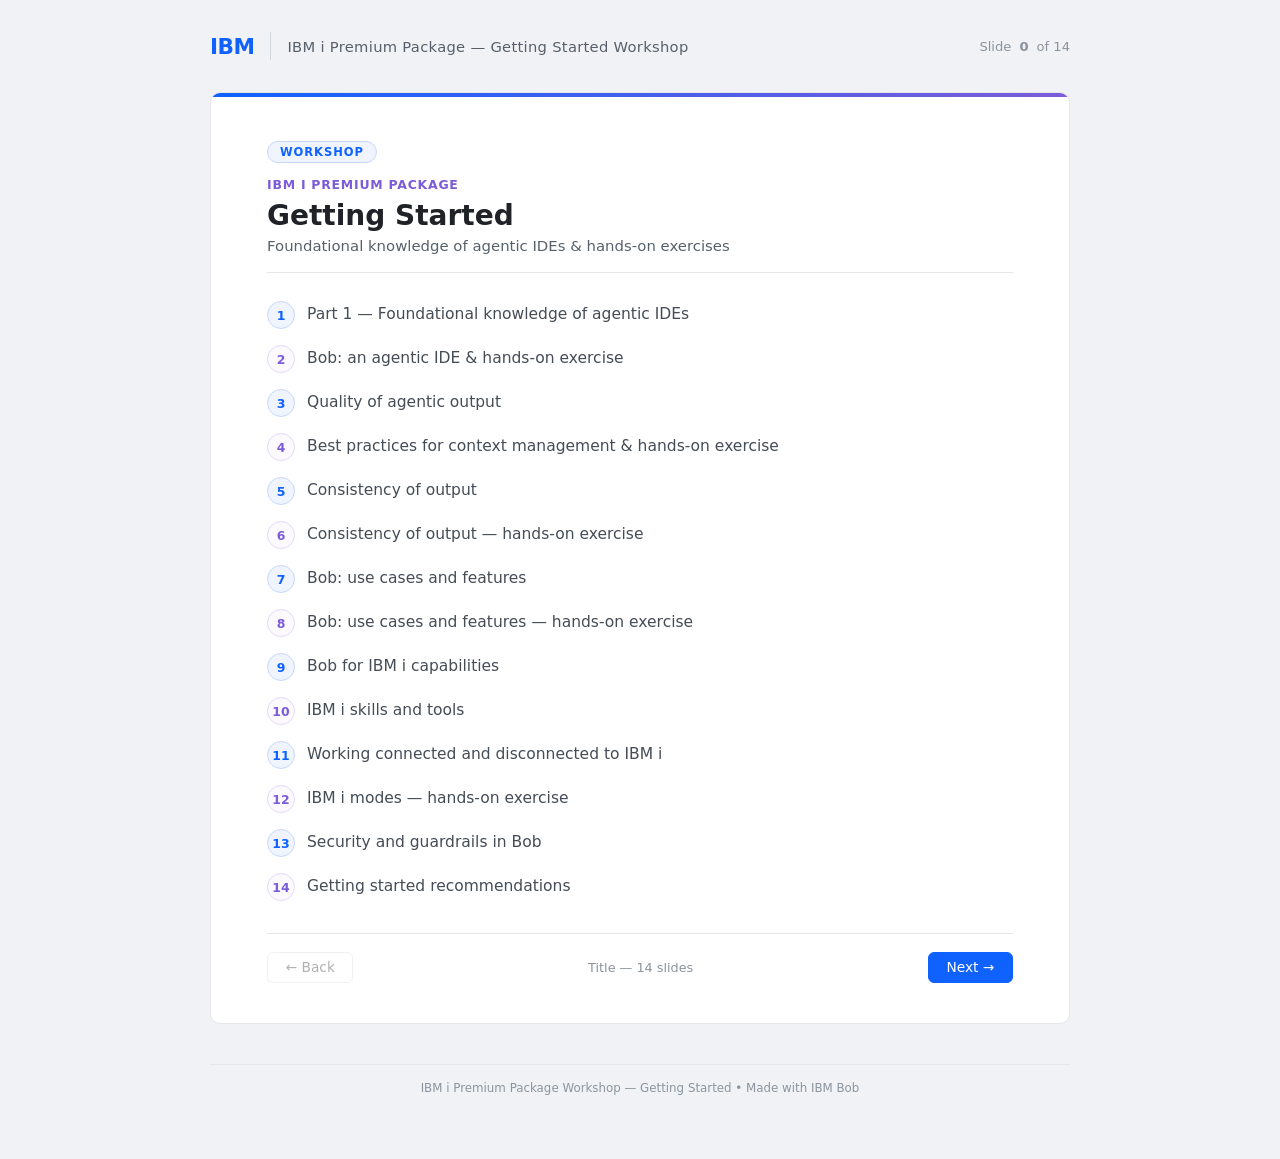
<file: index.html>
<!DOCTYPE html>
<html lang="en">
<head>
  <meta charset="UTF-8" />
  <meta name="viewport" content="width=device-width, initial-scale=1.0" />
  <title>IBM i Premium Package — Getting Started</title>
  <link rel="stylesheet" href="_base.css" />
</head>
<body>

  <header>
    <span class="ibm-logo">IBM</span>
    <div class="header-divider"></div>
    <span class="header-title">IBM i Premium Package &mdash; Getting Started Workshop</span>
    <nav class="header-nav">Slide <strong>0</strong> of 14</nav>
  </header>

  <div class="slide">
    <span class="slide-badge">Workshop</span>
    <p class="part-tag">IBM i Premium Package</p>
    <h1 class="slide-title">Getting Started</h1>
    <p class="slide-subtitle">Foundational knowledge of agentic IDEs &amp; hands-on exercises</p>

    <div class="content">
      <div style="display:flex;flex-direction:column;gap:1rem;margin-top:0.25rem;">
        <div style="display:flex;gap:0.75rem;align-items:flex-start;">
          <span style="min-width:28px;height:28px;background:#eff4ff;border:1px solid #c7d7fd;border-radius:50%;display:flex;align-items:center;justify-content:center;font-size:0.78rem;font-weight:700;color:#0f62fe;flex-shrink:0;">1</span>
          <span style="padding-top:4px;font-size:0.97rem;color:#444c56;">Part 1 — Foundational knowledge of agentic IDEs</span>
        </div>
        <div style="display:flex;gap:0.75rem;align-items:flex-start;">
          <span style="min-width:28px;height:28px;background:#fdfaff;border:1px solid #e2d9f8;border-radius:50%;display:flex;align-items:center;justify-content:center;font-size:0.78rem;font-weight:700;color:#7c5cd8;flex-shrink:0;">2</span>
          <span style="padding-top:4px;font-size:0.97rem;color:#444c56;">Bob: an agentic IDE &amp; hands-on exercise</span>
        </div>
        <div style="display:flex;gap:0.75rem;align-items:flex-start;">
          <span style="min-width:28px;height:28px;background:#eff4ff;border:1px solid #c7d7fd;border-radius:50%;display:flex;align-items:center;justify-content:center;font-size:0.78rem;font-weight:700;color:#0f62fe;flex-shrink:0;">3</span>
          <span style="padding-top:4px;font-size:0.97rem;color:#444c56;">Quality of agentic output</span>
        </div>
        <div style="display:flex;gap:0.75rem;align-items:flex-start;">
          <span style="min-width:28px;height:28px;background:#fdfaff;border:1px solid #e2d9f8;border-radius:50%;display:flex;align-items:center;justify-content:center;font-size:0.78rem;font-weight:700;color:#7c5cd8;flex-shrink:0;">4</span>
          <span style="padding-top:4px;font-size:0.97rem;color:#444c56;">Best practices for context management &amp; hands-on exercise</span>
        </div>
        <div style="display:flex;gap:0.75rem;align-items:flex-start;">
          <span style="min-width:28px;height:28px;background:#eff4ff;border:1px solid #c7d7fd;border-radius:50%;display:flex;align-items:center;justify-content:center;font-size:0.78rem;font-weight:700;color:#0f62fe;flex-shrink:0;">5</span>
          <span style="padding-top:4px;font-size:0.97rem;color:#444c56;">Consistency of output</span>
        </div>
        <div style="display:flex;gap:0.75rem;align-items:flex-start;">
          <span style="min-width:28px;height:28px;background:#fdfaff;border:1px solid #e2d9f8;border-radius:50%;display:flex;align-items:center;justify-content:center;font-size:0.78rem;font-weight:700;color:#7c5cd8;flex-shrink:0;">6</span>
          <span style="padding-top:4px;font-size:0.97rem;color:#444c56;">Consistency of output &mdash; hands-on exercise</span>
        </div>
        <div style="display:flex;gap:0.75rem;align-items:flex-start;">
          <span style="min-width:28px;height:28px;background:#eff4ff;border:1px solid #c7d7fd;border-radius:50%;display:flex;align-items:center;justify-content:center;font-size:0.78rem;font-weight:700;color:#0f62fe;flex-shrink:0;">7</span>
          <span style="padding-top:4px;font-size:0.97rem;color:#444c56;">Bob: use cases and features</span>
        </div>
        <div style="display:flex;gap:0.75rem;align-items:flex-start;">
          <span style="min-width:28px;height:28px;background:#fdfaff;border:1px solid #e2d9f8;border-radius:50%;display:flex;align-items:center;justify-content:center;font-size:0.78rem;font-weight:700;color:#7c5cd8;flex-shrink:0;">8</span>
          <span style="padding-top:4px;font-size:0.97rem;color:#444c56;">Bob: use cases and features &mdash; hands-on exercise</span>
        </div>
        <div style="display:flex;gap:0.75rem;align-items:flex-start;">
          <span style="min-width:28px;height:28px;background:#eff4ff;border:1px solid #c7d7fd;border-radius:50%;display:flex;align-items:center;justify-content:center;font-size:0.78rem;font-weight:700;color:#0f62fe;flex-shrink:0;">9</span>
          <span style="padding-top:4px;font-size:0.97rem;color:#444c56;">Bob for IBM i capabilities</span>
        </div>
        <div style="display:flex;gap:0.75rem;align-items:flex-start;">
          <span style="min-width:28px;height:28px;background:#fdfaff;border:1px solid #e2d9f8;border-radius:50%;display:flex;align-items:center;justify-content:center;font-size:0.78rem;font-weight:700;color:#7c5cd8;flex-shrink:0;">10</span>
          <span style="padding-top:4px;font-size:0.97rem;color:#444c56;">IBM i skills and tools</span>
        </div>
        <div style="display:flex;gap:0.75rem;align-items:flex-start;">
          <span style="min-width:28px;height:28px;background:#eff4ff;border:1px solid #c7d7fd;border-radius:50%;display:flex;align-items:center;justify-content:center;font-size:0.78rem;font-weight:700;color:#0f62fe;flex-shrink:0;">11</span>
          <span style="padding-top:4px;font-size:0.97rem;color:#444c56;">Working connected and disconnected to IBM i</span>
        </div>
        <div style="display:flex;gap:0.75rem;align-items:flex-start;">
          <span style="min-width:28px;height:28px;background:#fdfaff;border:1px solid #e2d9f8;border-radius:50%;display:flex;align-items:center;justify-content:center;font-size:0.78rem;font-weight:700;color:#7c5cd8;flex-shrink:0;">12</span>
          <span style="padding-top:4px;font-size:0.97rem;color:#444c56;">IBM i modes &mdash; hands-on exercise</span>
        </div>
        <div style="display:flex;gap:0.75rem;align-items:flex-start;">
          <span style="min-width:28px;height:28px;background:#eff4ff;border:1px solid #c7d7fd;border-radius:50%;display:flex;align-items:center;justify-content:center;font-size:0.78rem;font-weight:700;color:#0f62fe;flex-shrink:0;">13</span>
          <span style="padding-top:4px;font-size:0.97rem;color:#444c56;">Security and guardrails in Bob</span>
        </div>
        <div style="display:flex;gap:0.75rem;align-items:flex-start;">
          <span style="min-width:28px;height:28px;background:#fdfaff;border:1px solid #e2d9f8;border-radius:50%;display:flex;align-items:center;justify-content:center;font-size:0.78rem;font-weight:700;color:#7c5cd8;flex-shrink:0;">14</span>
          <span style="padding-top:4px;font-size:0.97rem;color:#444c56;">Getting started recommendations</span>
        </div>
      </div>
    </div>

    <div class="nav-controls">
      <span class="nav-btn disabled">&#8592; Back</span>
      <span class="slide-counter">Title &mdash; 14 slides</span>
      <a class="nav-btn primary" href="slide-01.html">Next &#8594;</a>
    </div>
  </div>

  <footer>IBM i Premium Package Workshop &mdash; Getting Started &bull; Made with IBM Bob</footer>

</body>
</html>
</file>
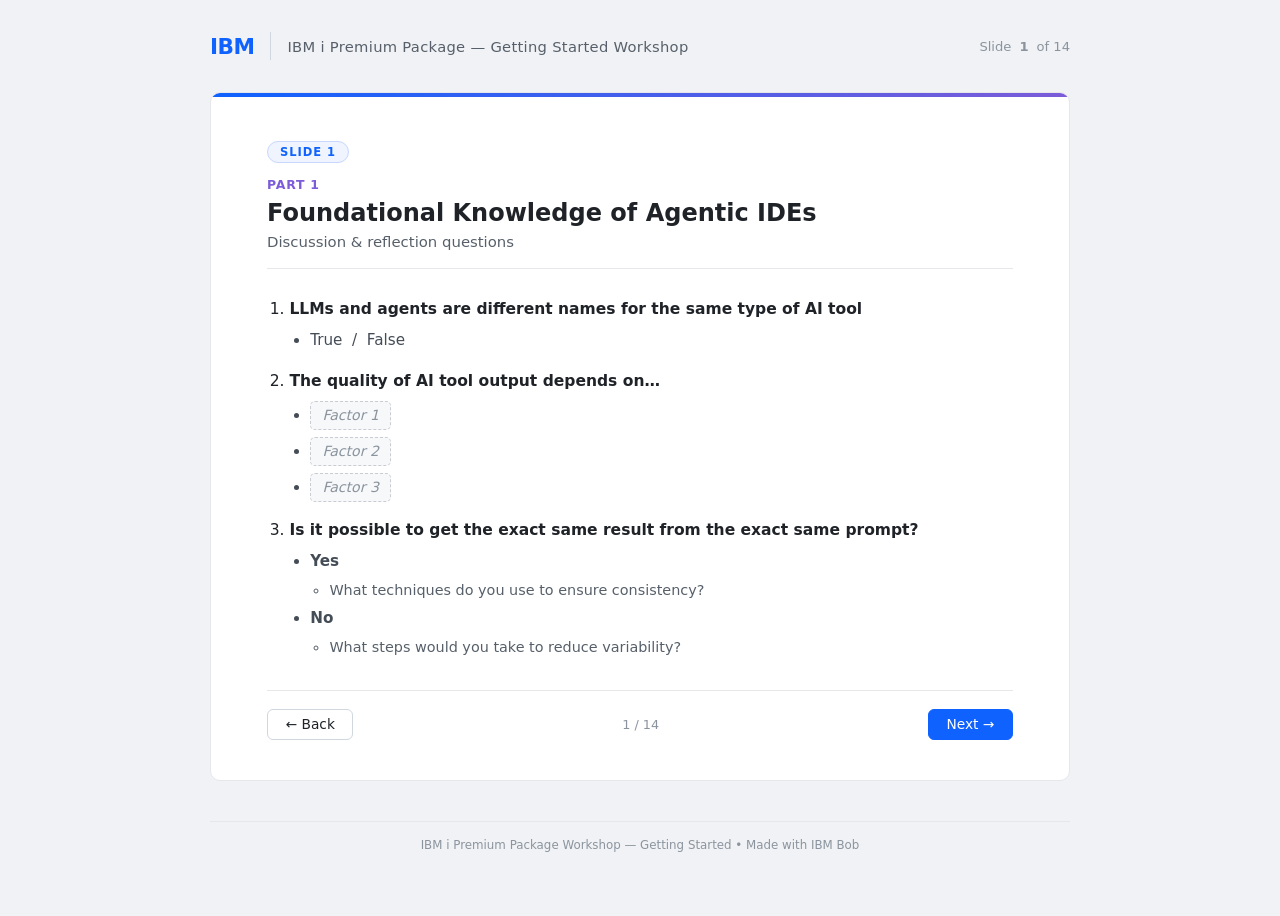
<file: slide-01.html>
<!DOCTYPE html>
<html lang="en">
<head>
  <meta charset="UTF-8" />
  <meta name="viewport" content="width=device-width, initial-scale=1.0" />
  <title>Slide 1 — Foundational Knowledge of Agentic IDEs</title>
  <link rel="stylesheet" href="_base.css" />
</head>
<body>

  <header>
    <a class="ibm-logo" href="index.html">IBM</a>
    <div class="header-divider"></div>
    <span class="header-title">IBM i Premium Package &mdash; Getting Started Workshop</span>
    <nav class="header-nav">Slide <strong>1</strong> of 14</nav>
  </header>

  <div class="slide">
    <span class="slide-badge">Slide 1</span>
    <p class="part-tag">Part 1</p>
    <h2 class="slide-title">Foundational Knowledge of Agentic IDEs</h2>
    <p class="slide-subtitle">Discussion &amp; reflection questions</p>

    <div class="content">
      <ol>
        <li>
          <strong>LLMs and agents are different names for the same type of AI tool</strong>
          <ul>
            <li>True &nbsp;/&nbsp; False</li>
          </ul>
        </li>

        <li>
          <strong>The quality of AI tool output depends on…</strong>
          <ul>
            <li><span class="placeholder">Factor 1</span></li>
            <li><span class="placeholder">Factor 2</span></li>
            <li><span class="placeholder">Factor 3</span></li>
          </ul>
        </li>

        <li>
          <strong>Is it possible to get the exact same result from the exact same prompt?</strong>
          <ul>
            <li><strong>Yes</strong>
              <ul><li>What techniques do you use to ensure consistency?</li></ul>
            </li>
            <li><strong>No</strong>
              <ul><li>What steps would you take to reduce variability?</li></ul>
            </li>
          </ul>
        </li>
      </ol>
    </div>

    <div class="nav-controls">
      <a class="nav-btn" href="index.html">&#8592; Back</a>
      <span class="slide-counter">1 / 14</span>
      <a class="nav-btn primary" href="slide-02.html">Next &#8594;</a>
    </div>
  </div>

  <footer>IBM i Premium Package Workshop &mdash; Getting Started &bull; Made with IBM Bob</footer>

</body>
</html>
</file>
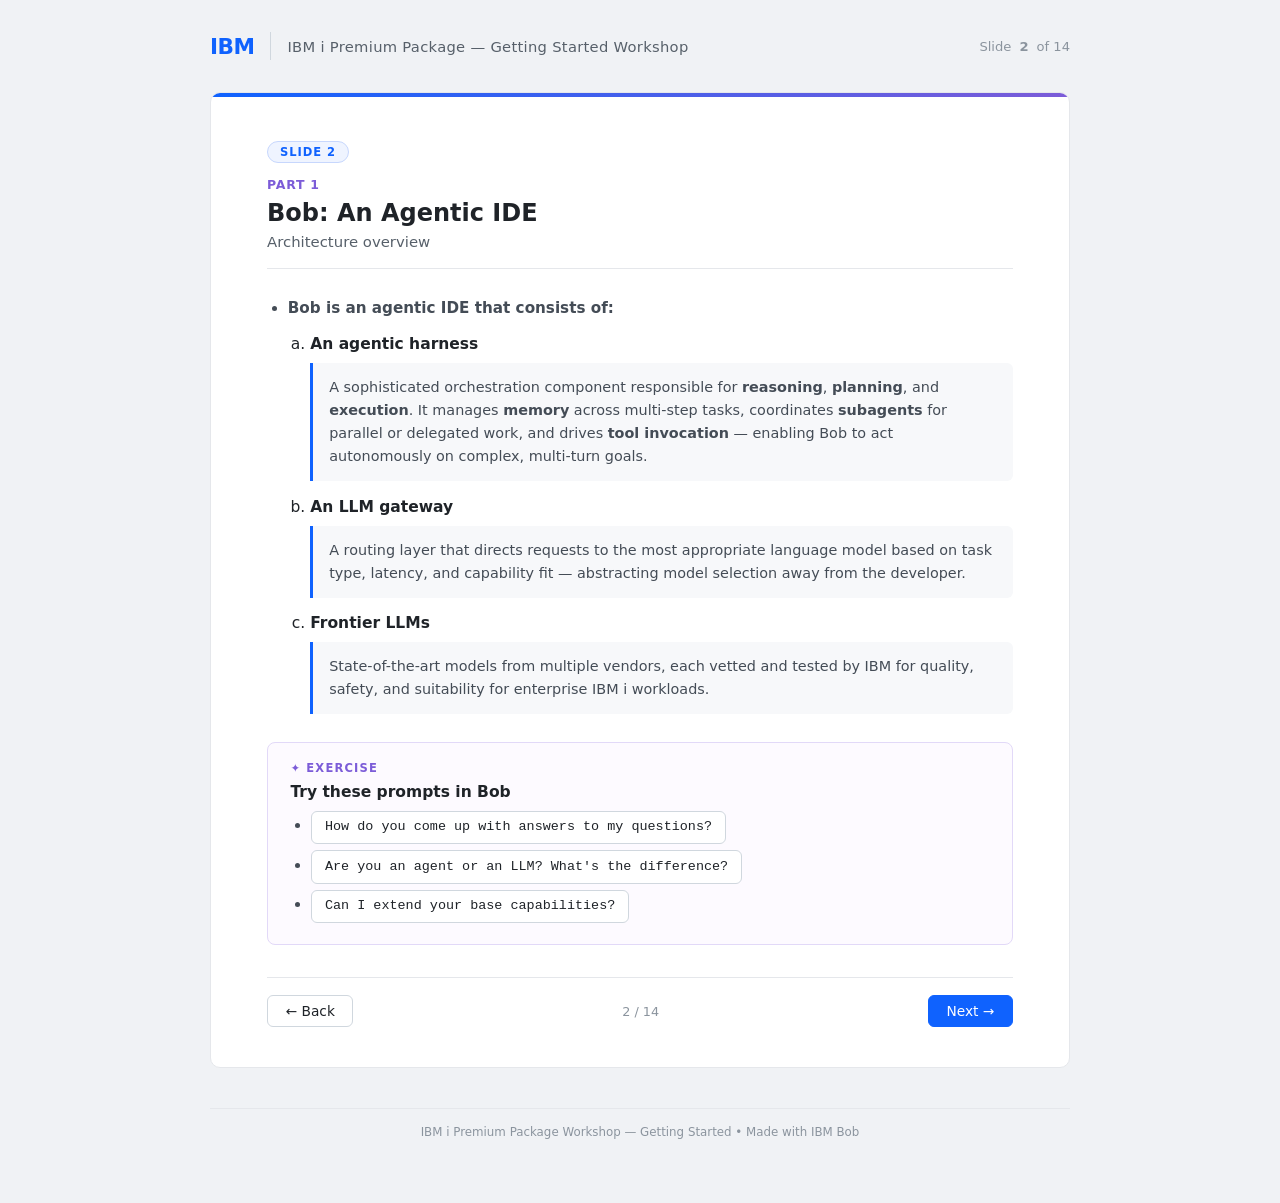
<file: slide-02.html>
<!DOCTYPE html>
<html lang="en">
<head>
  <meta charset="UTF-8" />
  <meta name="viewport" content="width=device-width, initial-scale=1.0" />
  <title>Slide 2 — Bob: An Agentic IDE</title>
  <link rel="stylesheet" href="_base.css" />
</head>
<body>

  <header>
    <a class="ibm-logo" href="index.html">IBM</a>
    <div class="header-divider"></div>
    <span class="header-title">IBM i Premium Package &mdash; Getting Started Workshop</span>
    <nav class="header-nav">Slide <strong>2</strong> of 14</nav>
  </header>

  <div class="slide">
    <span class="slide-badge">Slide 2</span>
    <p class="part-tag">Part 1</p>
    <h2 class="slide-title">Bob: An Agentic IDE</h2>
    <p class="slide-subtitle">Architecture overview</p>

    <div class="content">
      <ul>
        <li>
          <strong>Bob is an agentic IDE that consists of:</strong>
          <ol class="alpha" style="margin-top:0.7rem;">
            <li>
              <strong>An agentic harness</strong>
              <div class="callout">
                <p>A sophisticated orchestration component responsible for <strong>reasoning</strong>, <strong>planning</strong>, and <strong>execution</strong>. It manages <strong>memory</strong> across multi-step tasks, coordinates <strong>subagents</strong> for parallel or delegated work, and drives <strong>tool invocation</strong> — enabling Bob to act autonomously on complex, multi-turn goals.</p>
              </div>
            </li>
            <li>
              <strong>An LLM gateway</strong>
              <div class="callout">
                <p>A routing layer that directs requests to the most appropriate language model based on task type, latency, and capability fit — abstracting model selection away from the developer.</p>
              </div>
            </li>
            <li>
              <strong>Frontier LLMs</strong>
              <div class="callout">
                <p>State-of-the-art models from multiple vendors, each vetted and tested by IBM for quality, safety, and suitability for enterprise IBM i workloads.</p>
              </div>
            </li>
          </ol>
        </li>
      </ul>

      <div class="exercise-block">
        <p class="exercise-label">&#10022; Exercise</p>
        <h3>Try these prompts in Bob</h3>
        <ul class="prompt-list">
          <li><span class="prompt-pill">How do you come up with answers to my questions?</span></li>
          <li><span class="prompt-pill">Are you an agent or an LLM? What's the difference?</span></li>
          <li><span class="prompt-pill">Can I extend your base capabilities?</span></li>
        </ul>
      </div>
    </div>

    <div class="nav-controls">
      <a class="nav-btn" href="slide-01.html">&#8592; Back</a>
      <span class="slide-counter">2 / 14</span>
      <a class="nav-btn primary" href="slide-03.html">Next &#8594;</a>
    </div>
  </div>

  <footer>IBM i Premium Package Workshop &mdash; Getting Started &bull; Made with IBM Bob</footer>

</body>
</html>
</file>
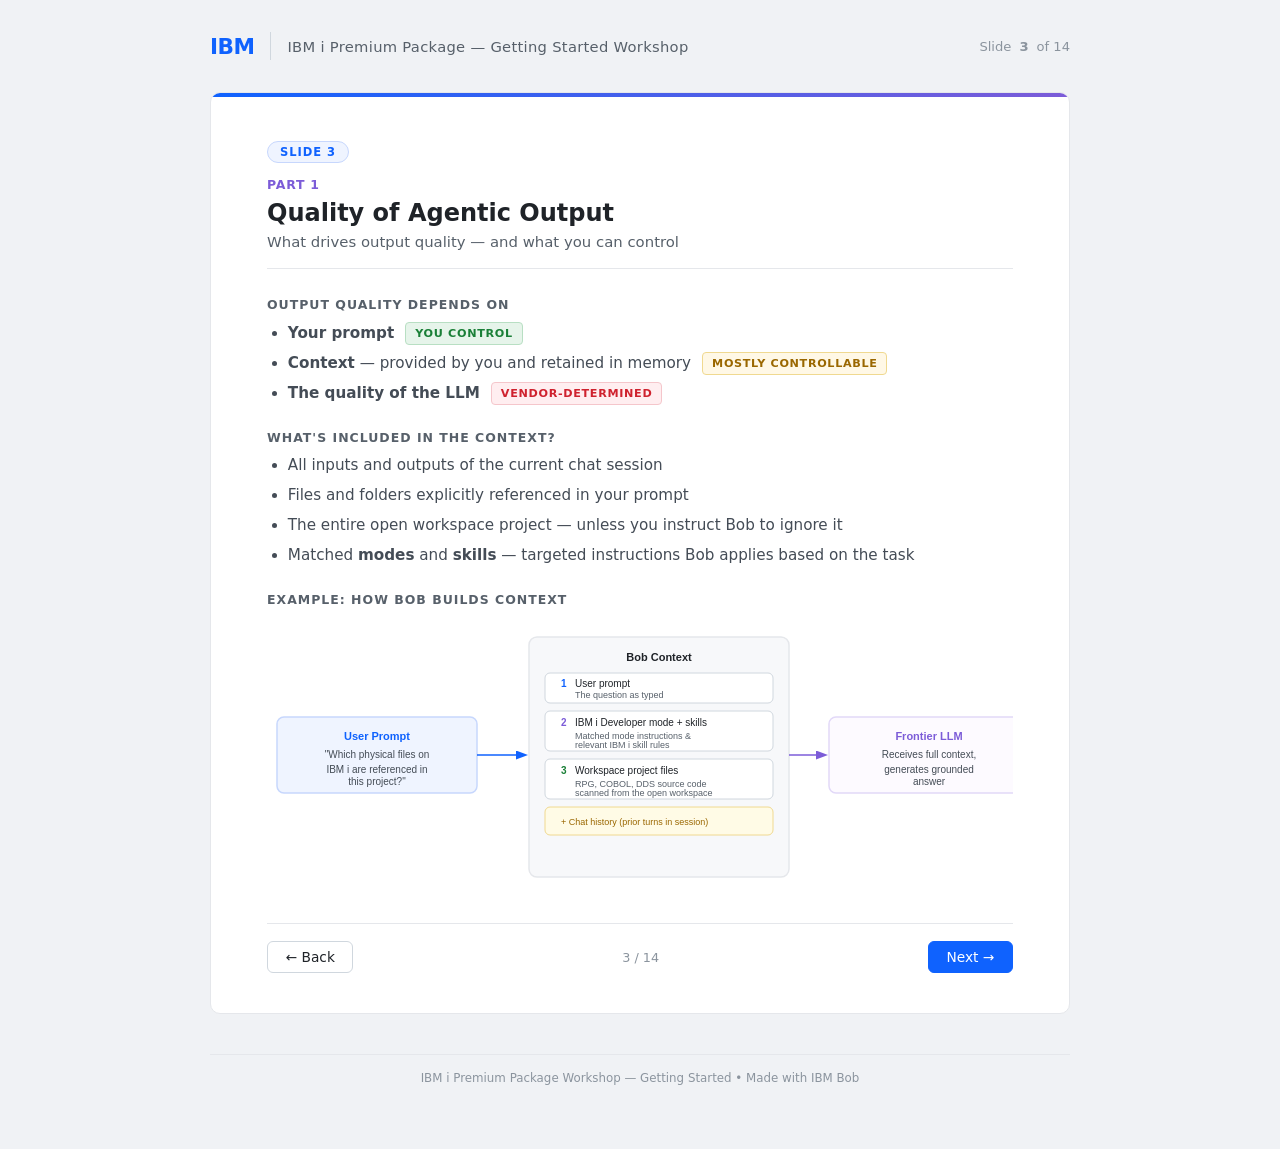
<file: slide-03.html>
<!DOCTYPE html>
<html lang="en">
<head>
  <meta charset="UTF-8" />
  <meta name="viewport" content="width=device-width, initial-scale=1.0" />
  <title>Slide 3 — Quality of Agentic Output</title>
  <link rel="stylesheet" href="_base.css" />
  <style>
    /* ── Section heading ── */
    .section-heading {
      font-size: 0.78rem;
      font-weight: 700;
      letter-spacing: 0.08em;
      text-transform: uppercase;
      color: #57606a;
      margin: 1.5rem 0 0.6rem;
    }

    /* ── Controllable / not tag ── */
    .tag {
      display: inline-block;
      font-size: 0.7rem;
      font-weight: 600;
      letter-spacing: 0.06em;
      text-transform: uppercase;
      border-radius: 4px;
      padding: 0.12rem 0.55rem;
      margin-left: 0.4rem;
      vertical-align: middle;
    }
    .tag.yes  { background: #e6f4ea; color: #1a7f37; border: 1px solid #b8dfc3; }
    .tag.part { background: #fff8e6; color: #9a6700; border: 1px solid #f0d990; }
    .tag.no   { background: #ffeef0; color: #cf222e; border: 1px solid #f5c6cb; }

    /* ── Diagram ── */
    .diagram-wrap {
      margin: 1.25rem 0 0.25rem;
      overflow-x: auto;
    }

    /* ── Best practice grid ── */
    .bp-grid {
      display: grid;
      grid-template-columns: 1fr 1fr;
      gap: 0.7rem;
      margin-top: 0.5rem;
    }

    .bp-card {
      background: #f7f8fa;
      border: 1px solid #e5e7eb;
      border-radius: 7px;
      padding: 0.7rem 0.9rem;
      display: flex;
      gap: 0.65rem;
      align-items: flex-start;
    }

    .bp-num {
      min-width: 22px;
      height: 22px;
      background: #0f62fe;
      color: #fff;
      border-radius: 50%;
      font-size: 0.72rem;
      font-weight: 700;
      display: flex;
      align-items: center;
      justify-content: center;
      flex-shrink: 0;
      margin-top: 1px;
    }

    .bp-text strong {
      display: block;
      font-size: 0.87rem;
      font-weight: 600;
      color: #1f2328;
      margin-bottom: 0.15rem;
    }

    .bp-text span {
      font-size: 0.82rem;
      color: #57606a;
      line-height: 1.5;
    }

    @media (max-width: 600px) {
      .bp-grid { grid-template-columns: 1fr; }
    }
  </style>
</head>
<body>

  <header>
    <a class="ibm-logo" href="index.html">IBM</a>
    <div class="header-divider"></div>
    <span class="header-title">IBM i Premium Package &mdash; Getting Started Workshop</span>
    <nav class="header-nav">Slide <strong>3</strong> of 14</nav>
  </header>

  <div class="slide">
    <span class="slide-badge">Slide 3</span>
    <p class="part-tag">Part 1</p>
    <h2 class="slide-title">Quality of Agentic Output</h2>
    <p class="slide-subtitle">What drives output quality — and what you can control</p>

    <div class="content">

      <!-- ── Factors ── -->
      <p class="section-heading">Output quality depends on</p>
      <ul>
        <li><strong>Your prompt</strong> <span class="tag yes">You control</span></li>
        <li><strong>Context</strong> — provided by you and retained in memory <span class="tag part">Mostly controllable</span></li>
        <li><strong>The quality of the LLM</strong> <span class="tag no">Vendor-determined</span></li>
      </ul>

      <!-- ── What's in context ── -->
      <p class="section-heading">What's included in the context?</p>
      <ul>
        <li>All inputs and outputs of the current chat session</li>
        <li>Files and folders explicitly referenced in your prompt</li>
        <li>The entire open workspace project — unless you instruct Bob to ignore it</li>
        <li>Matched <strong>modes</strong> and <strong>skills</strong> — targeted instructions Bob applies based on the task</li>
      </ul>

      <!-- ── Diagram ── -->
      <p class="section-heading">Example: how Bob builds context</p>
      <div class="diagram-wrap">
        <svg xmlns="http://www.w3.org/2000/svg" viewBox="0 0 780 260" width="780" height="260"
             role="img" aria-label="Bob context diagram for an IBM i query">

          <!-- ── User prompt box ── -->
          <rect x="10" y="90" width="200" height="76" rx="7" fill="#eff4ff" stroke="#c7d7fd" stroke-width="1.5"/>
          <text x="110" y="113" text-anchor="middle" font-family="-apple-system,Segoe UI,sans-serif" font-size="11" font-weight="600" fill="#0f62fe">User Prompt</text>
          <text x="110" y="131" text-anchor="middle" font-family="-apple-system,Segoe UI,sans-serif" font-size="10" fill="#444c56">"Which physical files on</text>
          <text x="110" y="146" text-anchor="middle" font-family="-apple-system,Segoe UI,sans-serif" font-size="10" fill="#444c56">IBM i are referenced in</text>
          <text x="110" y="158" text-anchor="middle" font-family="-apple-system,Segoe UI,sans-serif" font-size="10" fill="#444c56">this project?"</text>

          <!-- arrow prompt → context -->
          <line x1="210" y1="128" x2="258" y2="128" stroke="#0f62fe" stroke-width="1.5" marker-end="url(#arrow-blue)"/>

          <!-- ── Context box ── -->
          <rect x="262" y="10" width="260" height="240" rx="8" fill="#f7f8fa" stroke="#e5e7eb" stroke-width="1.5"/>
          <text x="392" y="34" text-anchor="middle" font-family="-apple-system,Segoe UI,sans-serif" font-size="11" font-weight="700" fill="#1f2328">Bob Context</text>

          <!-- item 1 -->
          <rect x="278" y="46" width="228" height="30" rx="5" fill="#ffffff" stroke="#d0d7de" stroke-width="1"/>
          <text x="294" y="60" font-family="-apple-system,Segoe UI,sans-serif" font-size="10" font-weight="600" fill="#0f62fe">1</text>
          <text x="308" y="60" font-family="-apple-system,Segoe UI,sans-serif" font-size="10" fill="#1f2328">User prompt</text>
          <text x="308" y="71" font-family="-apple-system,Segoe UI,sans-serif" font-size="9" fill="#57606a">The question as typed</text>

          <!-- item 2 -->
          <rect x="278" y="84" width="228" height="40" rx="5" fill="#ffffff" stroke="#d0d7de" stroke-width="1"/>
          <text x="294" y="99" font-family="-apple-system,Segoe UI,sans-serif" font-size="10" font-weight="600" fill="#7c5cd8">2</text>
          <text x="308" y="99" font-family="-apple-system,Segoe UI,sans-serif" font-size="10" fill="#1f2328">IBM i Developer mode + skills</text>
          <text x="308" y="112" font-family="-apple-system,Segoe UI,sans-serif" font-size="9" fill="#57606a">Matched mode instructions &amp;</text>
          <text x="308" y="121" font-family="-apple-system,Segoe UI,sans-serif" font-size="9" fill="#57606a">relevant IBM i skill rules</text>

          <!-- item 3 -->
          <rect x="278" y="132" width="228" height="40" rx="5" fill="#ffffff" stroke="#d0d7de" stroke-width="1"/>
          <text x="294" y="147" font-family="-apple-system,Segoe UI,sans-serif" font-size="10" font-weight="600" fill="#1a7f37">3</text>
          <text x="308" y="147" font-family="-apple-system,Segoe UI,sans-serif" font-size="10" fill="#1f2328">Workspace project files</text>
          <text x="308" y="160" font-family="-apple-system,Segoe UI,sans-serif" font-size="9" fill="#57606a">RPG, COBOL, DDS source code</text>
          <text x="308" y="169" font-family="-apple-system,Segoe UI,sans-serif" font-size="9" fill="#57606a">scanned from the open workspace</text>

          <!-- chat history note -->
          <rect x="278" y="180" width="228" height="28" rx="5" fill="#fffbe6" stroke="#f0d990" stroke-width="1"/>
          <text x="294" y="198" font-family="-apple-system,Segoe UI,sans-serif" font-size="9" fill="#9a6700">+ Chat history (prior turns in session)</text>

          <!-- ── LLM box ── -->
          <rect x="562" y="90" width="200" height="76" rx="7" fill="#fdfaff" stroke="#e2d9f8" stroke-width="1.5"/>
          <text x="662" y="113" text-anchor="middle" font-family="-apple-system,Segoe UI,sans-serif" font-size="11" font-weight="600" fill="#7c5cd8">Frontier LLM</text>
          <text x="662" y="131" text-anchor="middle" font-family="-apple-system,Segoe UI,sans-serif" font-size="10" fill="#444c56">Receives full context,</text>
          <text x="662" y="146" text-anchor="middle" font-family="-apple-system,Segoe UI,sans-serif" font-size="10" fill="#444c56">generates grounded</text>
          <text x="662" y="158" text-anchor="middle" font-family="-apple-system,Segoe UI,sans-serif" font-size="10" fill="#444c56">answer</text>

          <!-- arrow context → LLM -->
          <line x1="522" y1="128" x2="558" y2="128" stroke="#7c5cd8" stroke-width="1.5" marker-end="url(#arrow-purple)"/>

          <!-- arrowhead defs -->
          <defs>
            <marker id="arrow-blue" markerWidth="8" markerHeight="8" refX="6" refY="3" orient="auto">
              <path d="M0,0 L0,6 L8,3 z" fill="#0f62fe"/>
            </marker>
            <marker id="arrow-purple" markerWidth="8" markerHeight="8" refX="6" refY="3" orient="auto">
              <path d="M0,0 L0,6 L8,3 z" fill="#7c5cd8"/>
            </marker>
          </defs>
        </svg>
      </div>

    </div><!-- /content -->

    <div class="nav-controls">
      <a class="nav-btn" href="slide-02.html">&#8592; Back</a>
      <span class="slide-counter">3 / 14</span>
      <a class="nav-btn primary" href="slide-04.html">Next &#8594;</a>
    </div>
  </div>

  <footer>IBM i Premium Package Workshop &mdash; Getting Started &bull; Made with IBM Bob</footer>

</body>
</html>
</file>
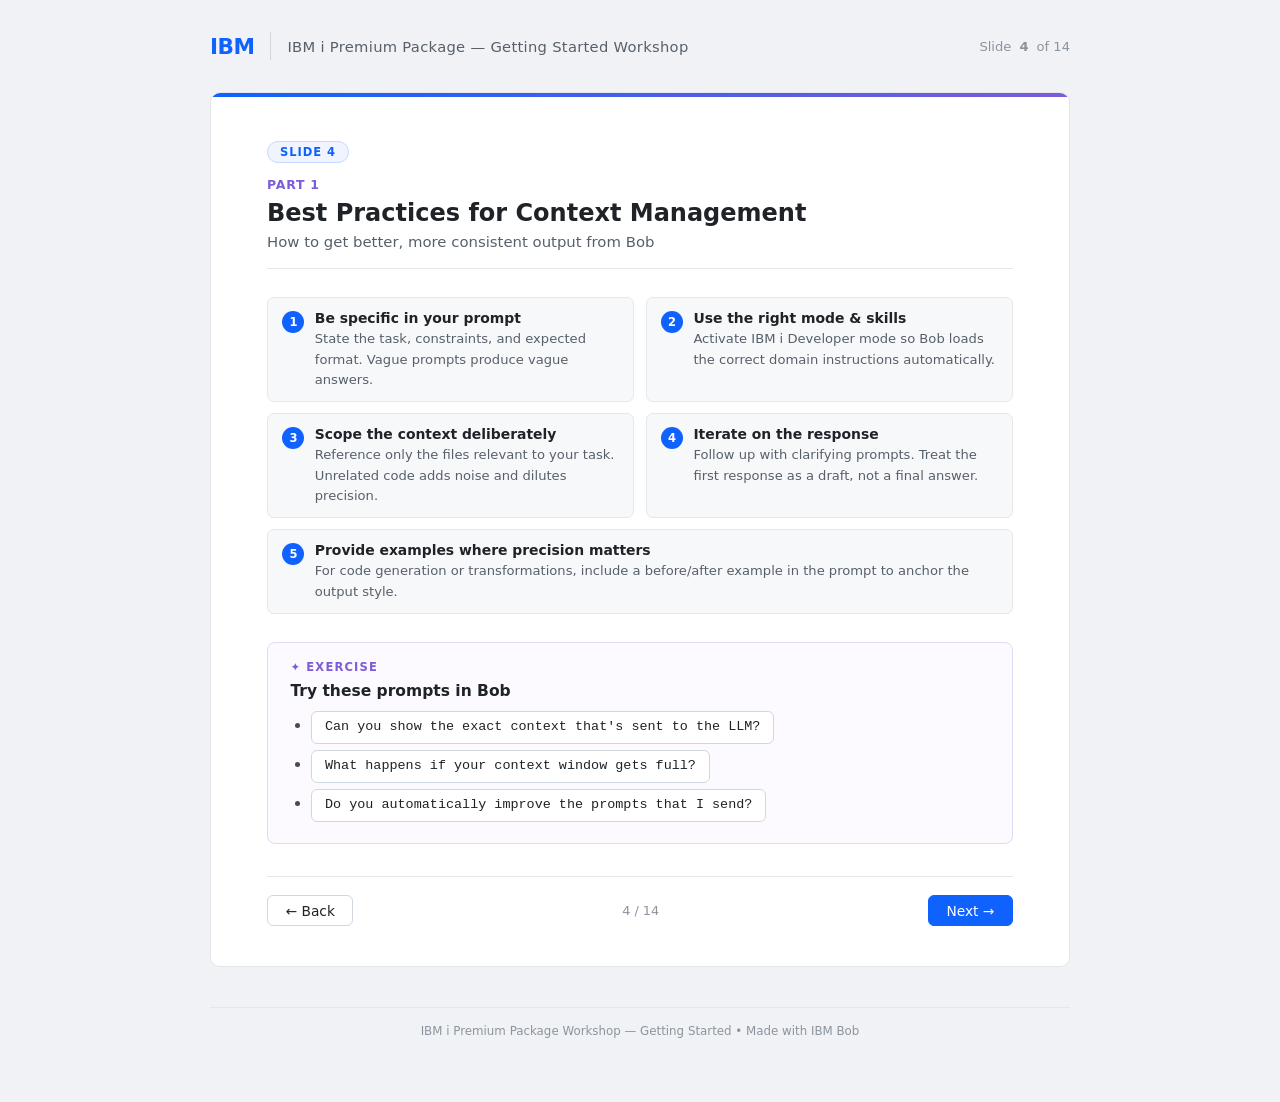
<file: slide-04.html>
<!DOCTYPE html>
<html lang="en">
<head>
  <meta charset="UTF-8" />
  <meta name="viewport" content="width=device-width, initial-scale=1.0" />
  <title>Slide 4 — Best Practices for Context Management</title>
  <link rel="stylesheet" href="_base.css" />
  <style>
    .section-heading {
      font-size: 0.78rem;
      font-weight: 700;
      letter-spacing: 0.08em;
      text-transform: uppercase;
      color: #57606a;
      margin: 1.5rem 0 0.6rem;
    }

    .bp-grid {
      display: grid;
      grid-template-columns: 1fr 1fr;
      gap: 0.7rem;
      margin-top: 0.5rem;
    }

    .bp-card {
      background: #f7f8fa;
      border: 1px solid #e5e7eb;
      border-radius: 7px;
      padding: 0.7rem 0.9rem;
      display: flex;
      gap: 0.65rem;
      align-items: flex-start;
    }

    .bp-num {
      min-width: 22px;
      height: 22px;
      background: #0f62fe;
      color: #fff;
      border-radius: 50%;
      font-size: 0.72rem;
      font-weight: 700;
      display: flex;
      align-items: center;
      justify-content: center;
      flex-shrink: 0;
      margin-top: 1px;
    }

    .bp-text strong {
      display: block;
      font-size: 0.87rem;
      font-weight: 600;
      color: #1f2328;
      margin-bottom: 0.15rem;
    }

    .bp-text span {
      font-size: 0.82rem;
      color: #57606a;
      line-height: 1.5;
    }

    @media (max-width: 600px) {
      .bp-grid { grid-template-columns: 1fr; }
    }
  </style>
</head>
<body>

  <header>
    <a class="ibm-logo" href="index.html">IBM</a>
    <div class="header-divider"></div>
    <span class="header-title">IBM i Premium Package &mdash; Getting Started Workshop</span>
    <nav class="header-nav">Slide <strong>4</strong> of 14</nav>
  </header>

  <div class="slide">
    <span class="slide-badge">Slide 4</span>
    <p class="part-tag">Part 1</p>
    <h2 class="slide-title">Best Practices for Context Management</h2>
    <p class="slide-subtitle">How to get better, more consistent output from Bob</p>

    <div class="content">

      <div class="bp-grid">
        <div class="bp-card">
          <div class="bp-num">1</div>
          <div class="bp-text">
            <strong>Be specific in your prompt</strong>
            <span>State the task, constraints, and expected format. Vague prompts produce vague answers.</span>
          </div>
        </div>
        <div class="bp-card">
          <div class="bp-num">2</div>
          <div class="bp-text">
            <strong>Use the right mode &amp; skills</strong>
            <span>Activate IBM i Developer mode so Bob loads the correct domain instructions automatically.</span>
          </div>
        </div>
        <div class="bp-card">
          <div class="bp-num">3</div>
          <div class="bp-text">
            <strong>Scope the context deliberately</strong>
            <span>Reference only the files relevant to your task. Unrelated code adds noise and dilutes precision.</span>
          </div>
        </div>
        <div class="bp-card">
          <div class="bp-num">4</div>
          <div class="bp-text">
            <strong>Iterate on the response</strong>
            <span>Follow up with clarifying prompts. Treat the first response as a draft, not a final answer.</span>
          </div>
        </div>
        <div class="bp-card" style="grid-column: span 2;">
          <div class="bp-num">5</div>
          <div class="bp-text">
            <strong>Provide examples where precision matters</strong>
            <span>For code generation or transformations, include a before/after example in the prompt to anchor the output style.</span>
          </div>
        </div>
      </div>

      <div class="exercise-block">
        <p class="exercise-label">&#10022; Exercise</p>
        <h3>Try these prompts in Bob</h3>
        <ul class="prompt-list">
          <li><span class="prompt-pill">Can you show the exact context that's sent to the LLM?</span></li>
          <li><span class="prompt-pill">What happens if your context window gets full?</span></li>
          <li><span class="prompt-pill">Do you automatically improve the prompts that I send?</span></li>
        </ul>
      </div>

    </div><!-- /content -->

    <div class="nav-controls">
      <a class="nav-btn" href="slide-03.html">&#8592; Back</a>
      <span class="slide-counter">4 / 14</span>
      <a class="nav-btn primary" href="slide-05.html">Next &#8594;</a>
    </div>
  </div>

  <footer>IBM i Premium Package Workshop &mdash; Getting Started &bull; Made with IBM Bob</footer>

</body>
</html>
</file>
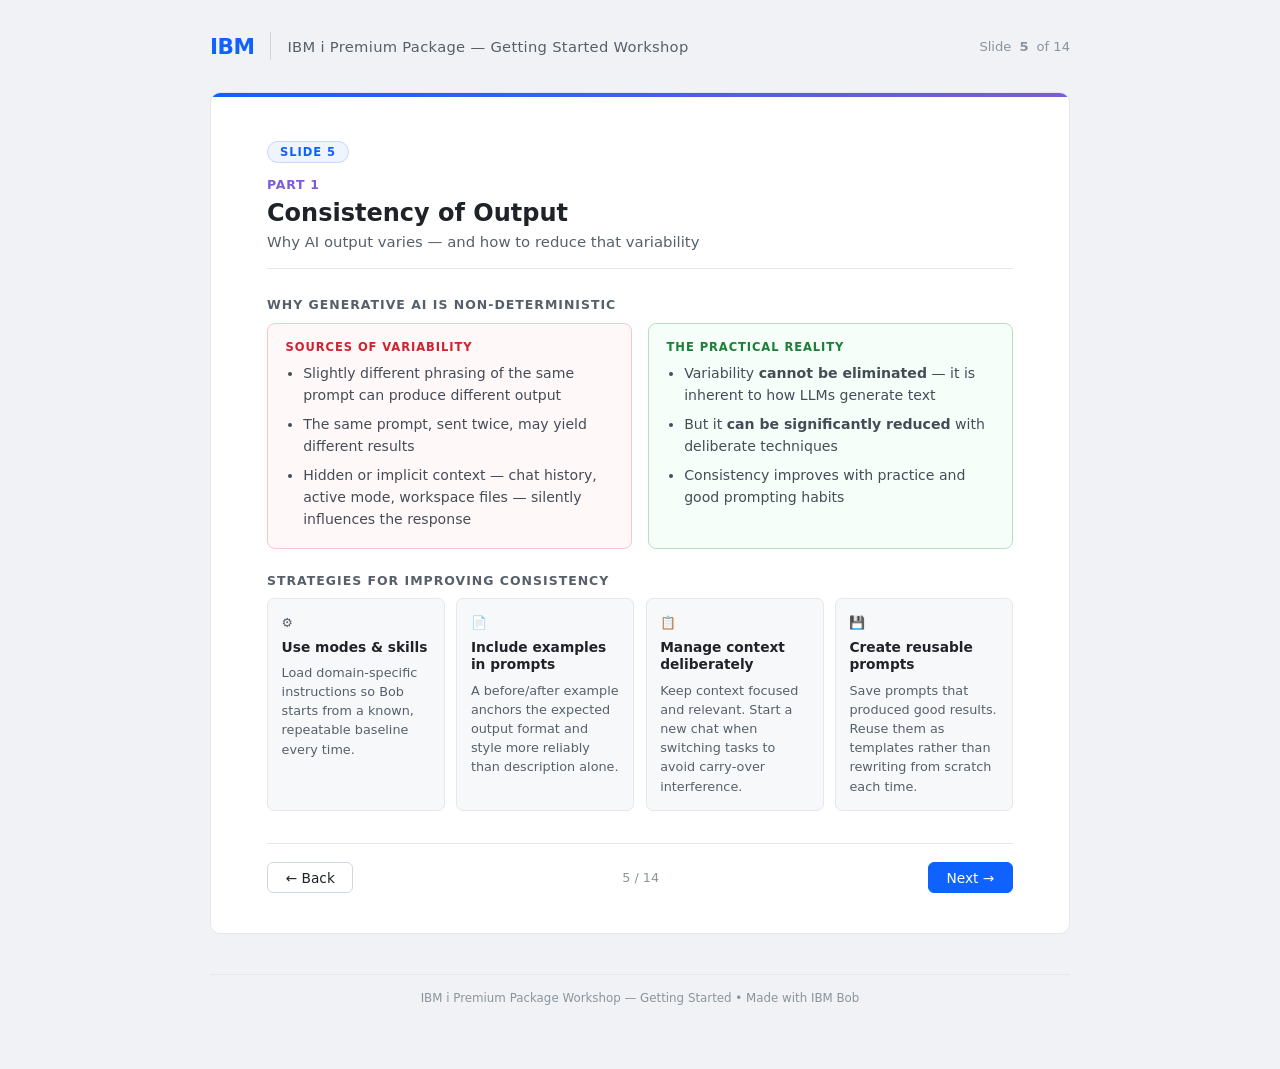
<file: slide-05.html>
<!DOCTYPE html>
<html lang="en">
<head>
  <meta charset="UTF-8" />
  <meta name="viewport" content="width=device-width, initial-scale=1.0" />
  <title>Slide 5 — Consistency of Output</title>
  <link rel="stylesheet" href="_base.css" />
  <style>
    .section-heading {
      font-size: 0.78rem;
      font-weight: 700;
      letter-spacing: 0.08em;
      text-transform: uppercase;
      color: #57606a;
      margin: 1.5rem 0 0.65rem;
    }

    /* ── Two-panel layout ── */
    .two-panel {
      display: grid;
      grid-template-columns: 1fr 1fr;
      gap: 1rem;
      margin-top: 0.25rem;
    }

    .panel {
      border-radius: 8px;
      padding: 1rem 1.1rem 1.1rem;
    }

    .panel-red {
      background: #fff8f8;
      border: 1px solid #f5c6cb;
    }

    .panel-green {
      background: #f6fef9;
      border: 1px solid #b8dfc3;
    }

    .panel-label {
      font-size: 0.72rem;
      font-weight: 700;
      letter-spacing: 0.08em;
      text-transform: uppercase;
      margin-bottom: 0.6rem;
    }

    .panel-red   .panel-label { color: #cf222e; }
    .panel-green .panel-label { color: #1a7f37; }

    .panel ul {
      padding-left: 1.1rem;
      display: flex;
      flex-direction: column;
      gap: 0.45rem;
      list-style: disc;
    }

    .panel ul li {
      font-size: 0.88rem;
      color: #444c56;
      line-height: 1.55;
    }

    /* ── Strategy cards ── */
    .strategy-grid {
      display: grid;
      grid-template-columns: repeat(4, 1fr);
      gap: 0.7rem;
      margin-top: 0.5rem;
    }

    .strategy-card {
      background: #f7f8fa;
      border: 1px solid #e5e7eb;
      border-radius: 7px;
      padding: 0.85rem 0.85rem 0.9rem;
      display: flex;
      flex-direction: column;
      gap: 0.4rem;
    }

    .strategy-icon {
      font-size: 1.1rem;
      line-height: 1;
    }

    .strategy-card strong {
      font-size: 0.86rem;
      font-weight: 600;
      color: #1f2328;
      line-height: 1.3;
    }

    .strategy-card span {
      font-size: 0.8rem;
      color: #57606a;
      line-height: 1.5;
    }

    @media (max-width: 640px) {
      .two-panel       { grid-template-columns: 1fr; }
      .strategy-grid   { grid-template-columns: 1fr 1fr; }
    }
  </style>
</head>
<body>

  <header>
    <a class="ibm-logo" href="index.html">IBM</a>
    <div class="header-divider"></div>
    <span class="header-title">IBM i Premium Package &mdash; Getting Started Workshop</span>
    <nav class="header-nav">Slide <strong>5</strong> of 14</nav>
  </header>

  <div class="slide">
    <span class="slide-badge">Slide 5</span>
    <p class="part-tag">Part 1</p>
    <h2 class="slide-title">Consistency of Output</h2>
    <p class="slide-subtitle">Why AI output varies — and how to reduce that variability</p>

    <div class="content">

      <!-- ── Why output varies ── -->
      <p class="section-heading">Why generative AI is non-deterministic</p>
      <div class="two-panel">
        <div class="panel panel-red">
          <p class="panel-label">Sources of variability</p>
          <ul>
            <li>Slightly different phrasing of the same prompt can produce different output</li>
            <li>The same prompt, sent twice, may yield different results</li>
            <li>Hidden or implicit context — chat history, active mode, workspace files — silently influences the response</li>
          </ul>
        </div>
        <div class="panel panel-green">
          <p class="panel-label">The practical reality</p>
          <ul>
            <li>Variability <strong>cannot be eliminated</strong> — it is inherent to how LLMs generate text</li>
            <li>But it <strong>can be significantly reduced</strong> with deliberate techniques</li>
            <li>Consistency improves with practice and good prompting habits</li>
          </ul>
        </div>
      </div>

      <!-- ── Strategies ── -->
      <p class="section-heading">Strategies for improving consistency</p>
      <div class="strategy-grid">
        <div class="strategy-card">
          <span class="strategy-icon">&#9881;</span>
          <strong>Use modes &amp; skills</strong>
          <span>Load domain-specific instructions so Bob starts from a known, repeatable baseline every time.</span>
        </div>
        <div class="strategy-card">
          <span class="strategy-icon">&#128196;</span>
          <strong>Include examples in prompts</strong>
          <span>A before/after example anchors the expected output format and style more reliably than description alone.</span>
        </div>
        <div class="strategy-card">
          <span class="strategy-icon">&#128203;</span>
          <strong>Manage context deliberately</strong>
          <span>Keep context focused and relevant. Start a new chat when switching tasks to avoid carry-over interference.</span>
        </div>
        <div class="strategy-card">
          <span class="strategy-icon">&#128190;</span>
          <strong>Create reusable prompts</strong>
          <span>Save prompts that produced good results. Reuse them as templates rather than rewriting from scratch each time.</span>
        </div>
      </div>

    </div><!-- /content -->

    <div class="nav-controls">
      <a class="nav-btn" href="slide-04.html">&#8592; Back</a>
      <span class="slide-counter">5 / 14</span>
      <a class="nav-btn primary" href="slide-06.html">Next &#8594;</a>
    </div>
  </div>

  <footer>IBM i Premium Package Workshop &mdash; Getting Started &bull; Made with IBM Bob</footer>

</body>
</html>
</file>
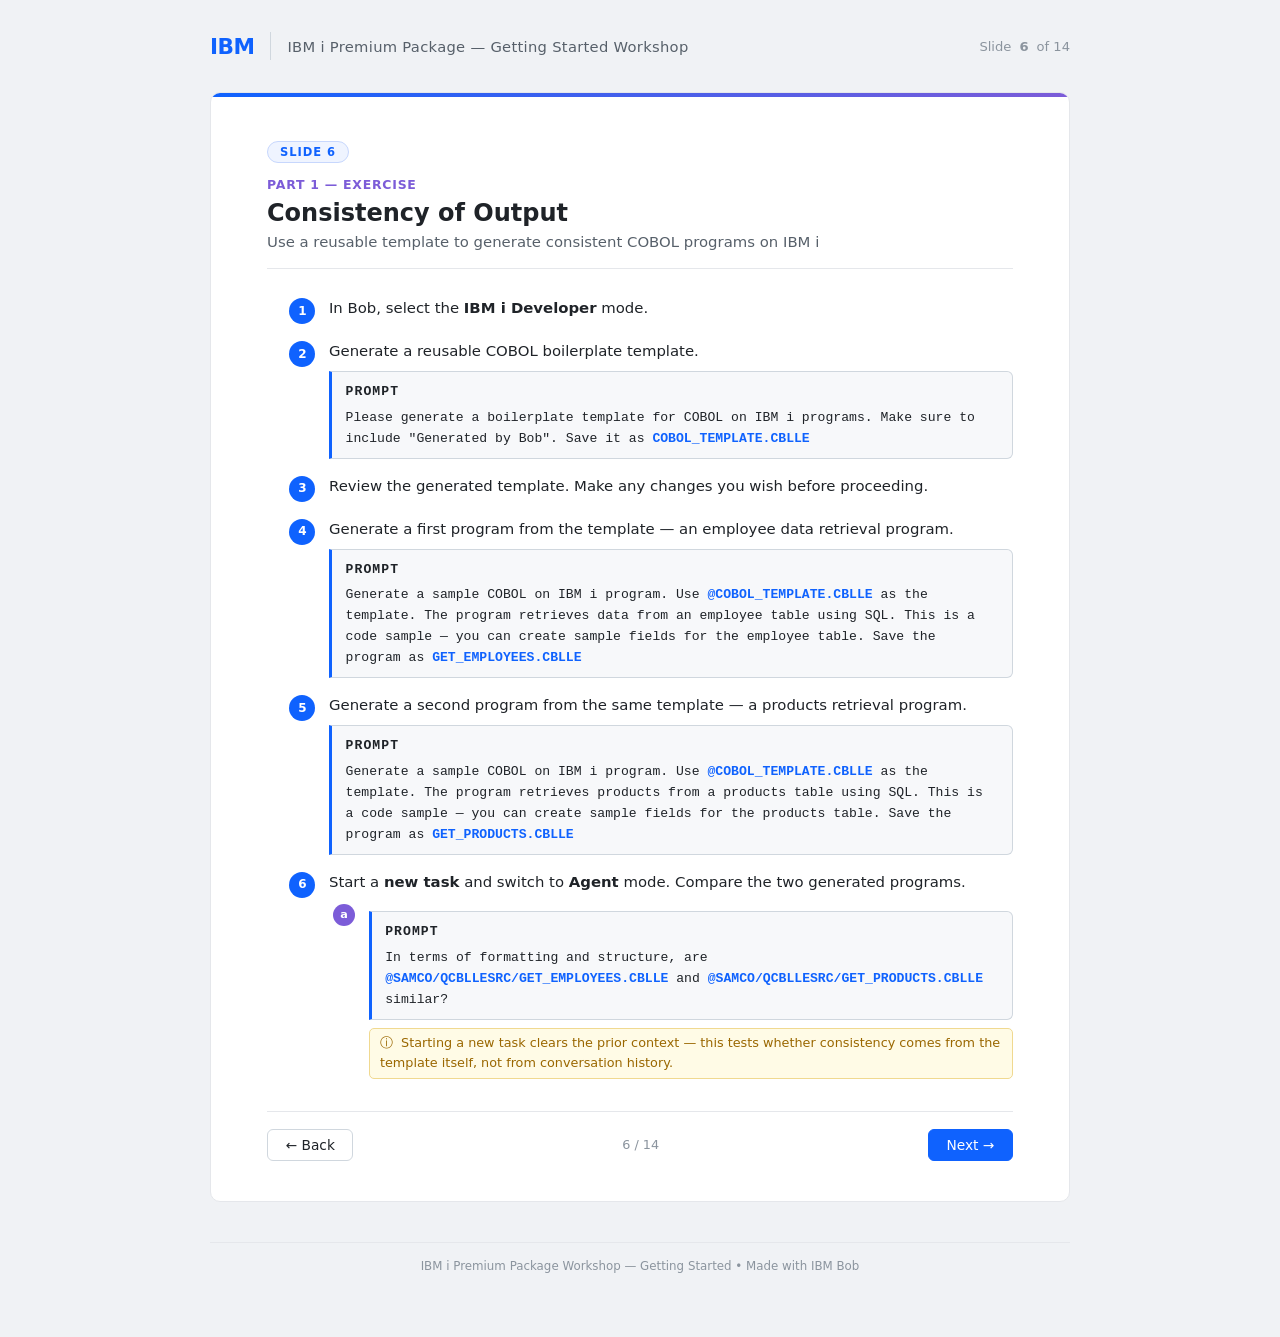
<file: slide-06.html>
<!DOCTYPE html>
<html lang="en">
<head>
  <meta charset="UTF-8" />
  <meta name="viewport" content="width=device-width, initial-scale=1.0" />
  <title>Slide 6 — Consistency of Output: Exercise</title>
  <link rel="stylesheet" href="_base.css" />
  <style>
    /* ── Step list ── */
    .step-list {
      display: flex;
      flex-direction: column;
      gap: 0.75rem;
      padding: 0;
      list-style: none;
    }

    .step {
      display: flex;
      gap: 0.85rem;
      align-items: flex-start;
    }

    .step-num {
      min-width: 26px;
      height: 26px;
      background: #0f62fe;
      color: #fff;
      border-radius: 50%;
      font-size: 0.75rem;
      font-weight: 700;
      display: flex;
      align-items: center;
      justify-content: center;
      flex-shrink: 0;
      margin-top: 1px;
    }

    .step-num.sub {
      background: #7c5cd8;
      min-width: 22px;
      height: 22px;
      font-size: 0.7rem;
    }

    .step-body {
      flex: 1;
    }

    .step-body p {
      font-size: 0.93rem;
      color: #1f2328;
      line-height: 1.55;
    }

    /* ── Prompt block ── */
    .prompt-block {
      margin-top: 0.5rem;
      background: #f7f8fa;
      border: 1px solid #d0d7de;
      border-left: 3px solid #0f62fe;
      border-radius: 0 6px 6px 0;
      padding: 0.55rem 0.85rem;
    }

    .prompt-label {
      font-size: 0.68rem;
      font-weight: 700;
      letter-spacing: 0.08em;
      text-transform: uppercase;
      color: #0f62fe;
      margin-bottom: 0.3rem;
    }

    .prompt-block p {
      font-family: "SFMono-Regular", "Consolas", "Liberation Mono", monospace;
      font-size: 0.82rem;
      color: #1f2328;
      line-height: 1.6;
      white-space: pre-wrap;
      word-break: break-word;
    }

    .prompt-block .ref {
      color: #0f62fe;
      font-weight: 600;
    }

    /* sub-step indent */
    .sub-steps {
      display: flex;
      flex-direction: column;
      gap: 0.6rem;
      margin-top: 0.6rem;
      padding-left: 0.25rem;
    }

    /* ── Note pill ── */
    .note {
      display: inline-flex;
      align-items: center;
      gap: 0.35rem;
      background: #fffbe6;
      border: 1px solid #f0d990;
      border-radius: 5px;
      padding: 0.25rem 0.65rem;
      font-size: 0.8rem;
      color: #9a6700;
      margin-top: 0.5rem;
    }
  </style>
</head>
<body>

  <header>
    <a class="ibm-logo" href="index.html">IBM</a>
    <div class="header-divider"></div>
    <span class="header-title">IBM i Premium Package &mdash; Getting Started Workshop</span>
    <nav class="header-nav">Slide <strong>6</strong> of 14</nav>
  </header>

  <div class="slide">
    <span class="slide-badge">Slide 6</span>
    <p class="part-tag">Part 1 &mdash; Exercise</p>
    <h2 class="slide-title">Consistency of Output</h2>
    <p class="slide-subtitle">Use a reusable template to generate consistent COBOL programs on IBM i</p>

    <div class="content">
      <ol class="step-list">

        <!-- Step 1 -->
        <li class="step">
          <div class="step-num">1</div>
          <div class="step-body">
            <p>In Bob, select the <strong>IBM i Developer</strong> mode.</p>
          </div>
        </li>

        <!-- Step 2 -->
        <li class="step">
          <div class="step-num">2</div>
          <div class="step-body">
            <p>Generate a reusable COBOL boilerplate template.</p>
            <div class="prompt-block">
              <p class="prompt-label">Prompt</p>
              <p>Please generate a boilerplate template for COBOL on IBM i programs. Make sure to include "Generated by Bob". Save it as <span class="ref">COBOL_TEMPLATE.CBLLE</span></p>
            </div>
          </div>
        </li>

        <!-- Step 3 -->
        <li class="step">
          <div class="step-num">3</div>
          <div class="step-body">
            <p>Review the generated template. Make any changes you wish before proceeding.</p>
          </div>
        </li>

        <!-- Step 4 -->
        <li class="step">
          <div class="step-num">4</div>
          <div class="step-body">
            <p>Generate a first program from the template — an employee data retrieval program.</p>
            <div class="prompt-block">
              <p class="prompt-label">Prompt</p>
              <p>Generate a sample COBOL on IBM i program. Use <span class="ref">@COBOL_TEMPLATE.CBLLE</span> as the template. The program retrieves data from an employee table using SQL. This is a code sample — you can create sample fields for the employee table. Save the program as <span class="ref">GET_EMPLOYEES.CBLLE</span></p>
            </div>
          </div>
        </li>

        <!-- Step 5 -->
        <li class="step">
          <div class="step-num">5</div>
          <div class="step-body">
            <p>Generate a second program from the same template — a products retrieval program.</p>
            <div class="prompt-block">
              <p class="prompt-label">Prompt</p>
              <p>Generate a sample COBOL on IBM i program. Use <span class="ref">@COBOL_TEMPLATE.CBLLE</span> as the template. The program retrieves products from a products table using SQL. This is a code sample — you can create sample fields for the products table. Save the program as <span class="ref">GET_PRODUCTS.CBLLE</span></p>
            </div>
          </div>
        </li>

        <!-- Step 6 -->
        <li class="step">
          <div class="step-num">6</div>
          <div class="step-body">
            <p>Start a <strong>new task</strong> and switch to <strong>Agent</strong> mode. Compare the two generated programs.</p>
            <div class="sub-steps">
              <div class="step">
                <div class="step-num sub">a</div>
                <div class="step-body">
                  <div class="prompt-block">
                    <p class="prompt-label">Prompt</p>
                    <p>In terms of formatting and structure, are <span class="ref">@SAMCO/QCBLLESRC/GET_EMPLOYEES.CBLLE</span> and <span class="ref">@SAMCO/QCBLLESRC/GET_PRODUCTS.CBLLE</span> similar?</p>
                  </div>
                  <span class="note">&#9432;&nbsp; Starting a new task clears the prior context — this tests whether consistency comes from the template itself, not from conversation history.</span>
                </div>
              </div>
            </div>
          </div>
        </li>

      </ol>
    </div><!-- /content -->

    <div class="nav-controls">
      <a class="nav-btn" href="slide-05.html">&#8592; Back</a>
      <span class="slide-counter">6 / 14</span>
      <a class="nav-btn primary" href="slide-07.html">Next &#8594;</a>
    </div>
  </div>

  <footer>IBM i Premium Package Workshop &mdash; Getting Started &bull; Made with IBM Bob</footer>

</body>
</html>
</file>
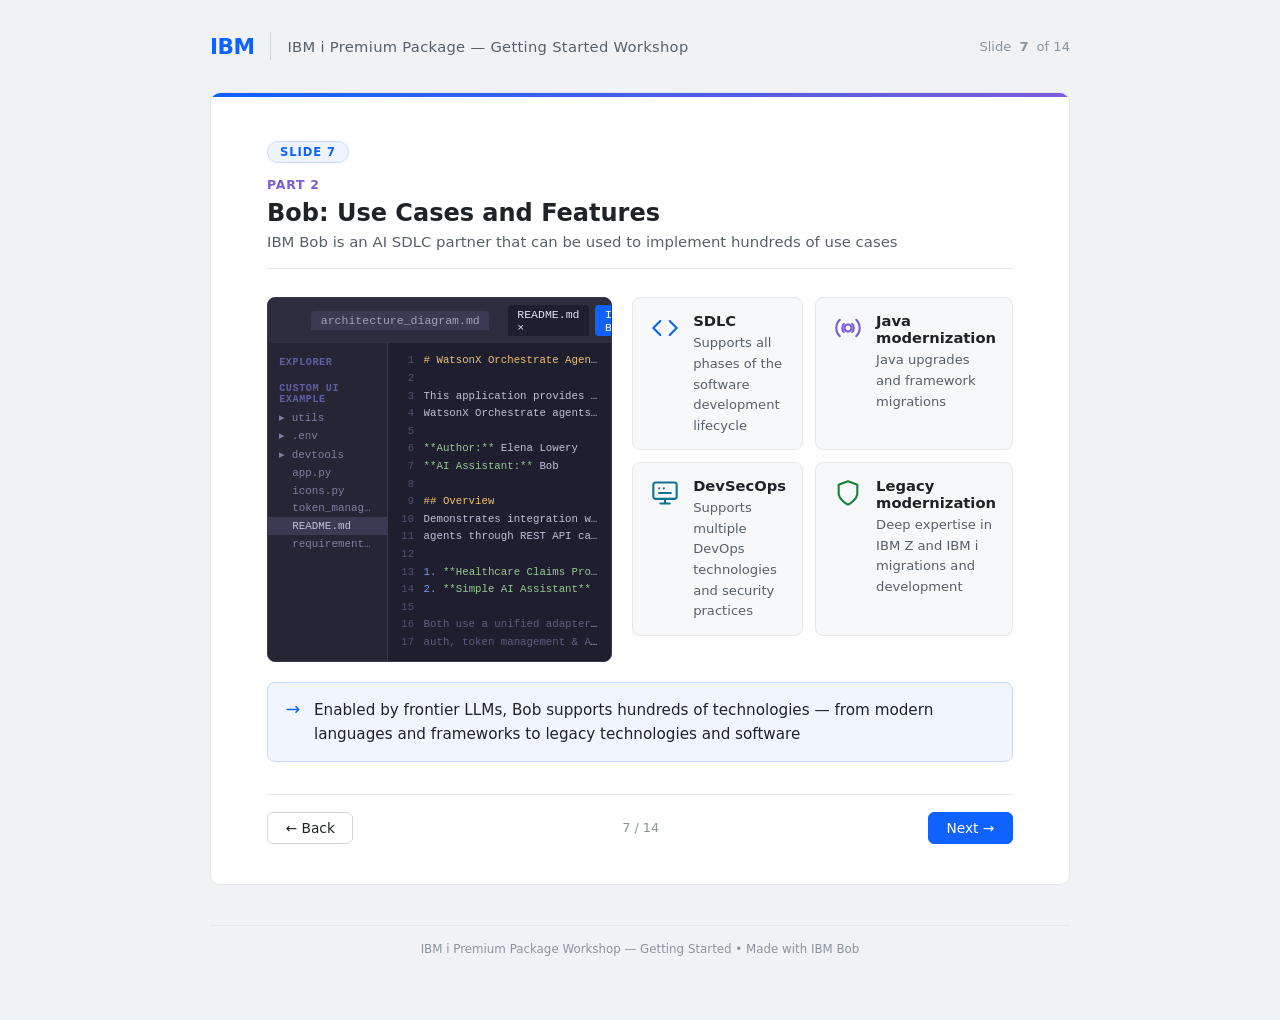
<file: slide-07.html>
<!DOCTYPE html>
<html lang="en">
<head>
  <meta charset="UTF-8" />
  <meta name="viewport" content="width=device-width, initial-scale=1.0" />
  <title>Slide 7 — Bob: Use Cases and Features</title>
  <link rel="stylesheet" href="_base.css" />
  <style>
    /* ── Main layout ── */
    .body-grid {
      display: grid;
      grid-template-columns: 1fr 1fr;
      gap: 1.25rem;
      margin-top: 0.25rem;
      align-items: start;
    }

    /* ── IDE mockup ── */
    .ide-mockup {
      background: #1e1e2e;
      border-radius: 8px;
      overflow: hidden;
      border: 1px solid #3a3a4a;
      font-family: "SFMono-Regular", "Consolas", "Liberation Mono", monospace;
    }

    .ide-titlebar {
      background: #2d2d3f;
      padding: 0.4rem 0.75rem;
      display: flex;
      align-items: center;
      gap: 0.4rem;
    }

    .ide-dot {
      width: 9px; height: 9px;
      border-radius: 50%;
    }
    .ide-dot.red    { background: #ff5f57; }
    .ide-dot.yellow { background: #febc2e; }
    .ide-dot.green  { background: #28c840; }

    .ide-tab {
      margin-left: 0.75rem;
      font-size: 0.72rem;
      color: #a0a0b8;
      background: #3a3a52;
      padding: 0.18rem 0.6rem;
      border-radius: 4px 4px 0 0;
    }

    .ide-tab.active {
      background: #1e1e2e;
      color: #e0e0f0;
    }

    .ide-body {
      display: grid;
      grid-template-columns: 120px 1fr;
    }

    /* sidebar */
    .ide-sidebar {
      background: #252535;
      padding: 0.5rem 0;
      border-right: 1px solid #3a3a4a;
    }

    .ide-sidebar-item {
      font-size: 0.68rem;
      color: #8080a0;
      padding: 0.18rem 0.7rem;
      white-space: nowrap;
      overflow: hidden;
      text-overflow: ellipsis;
    }

    .ide-sidebar-item.active {
      color: #c0c0e0;
      background: #3a3a52;
    }

    .ide-sidebar-section {
      font-size: 0.63rem;
      font-weight: 700;
      letter-spacing: 0.06em;
      text-transform: uppercase;
      color: #6060a0;
      padding: 0.4rem 0.7rem 0.2rem;
    }

    /* code pane */
    .ide-code {
      padding: 0.6rem 0.75rem;
      overflow: hidden;
    }

    .code-line {
      display: flex;
      gap: 0.6rem;
      line-height: 1.65;
    }

    .line-num {
      font-size: 0.66rem;
      color: #505070;
      min-width: 14px;
      text-align: right;
      user-select: none;
    }

    .line-text {
      font-size: 0.67rem;
      color: #c0c0d8;
      white-space: nowrap;
      overflow: hidden;
      text-overflow: ellipsis;
    }

    .kw  { color: #7c9ee8; }   /* keyword */
    .str { color: #98c994; }   /* string  */
    .cmt { color: #606080; }   /* comment */
    .hl  { color: #f0c070; }   /* highlight */

    /* ── Use-case cards ── */
    .usecase-grid {
      display: grid;
      grid-template-columns: 1fr 1fr;
      gap: 0.75rem;
    }

    .usecase-card {
      background: #f7f8fa;
      border: 1px solid #e5e7eb;
      border-radius: 8px;
      padding: 0.85rem 1rem;
      display: flex;
      gap: 0.75rem;
      align-items: flex-start;
    }

    .usecase-icon {
      flex-shrink: 0;
      width: 32px;
      height: 32px;
      display: flex;
      align-items: center;
      justify-content: center;
      color: #0f62fe;
    }

    .usecase-icon.purple { color: #7c5cd8; }
    .usecase-icon.teal   { color: #0e7490; }
    .usecase-icon.green  { color: #1a7f37; }

    .usecase-text strong {
      display: block;
      font-size: 0.92rem;
      font-weight: 700;
      color: #1f2328;
      margin-bottom: 0.2rem;
    }

    .usecase-text span {
      font-size: 0.82rem;
      color: #57606a;
      line-height: 1.5;
    }

    /* ── Tagline banner ── */
    .tagline {
      margin-top: 1.25rem;
      background: #f0f5ff;
      border: 1px solid #c7d7fd;
      border-radius: 8px;
      padding: 0.9rem 1.1rem;
      display: flex;
      align-items: flex-start;
      gap: 0.85rem;
    }

    .tagline-arrow {
      color: #0f62fe;
      font-size: 1.1rem;
      flex-shrink: 0;
      margin-top: 1px;
    }

    .tagline p {
      font-size: 0.95rem;
      color: #1f2328;
      line-height: 1.6;
    }

    @media (max-width: 640px) {
      .body-grid    { grid-template-columns: 1fr; }
      .usecase-grid { grid-template-columns: 1fr; }
    }
  </style>
</head>
<body>

  <header>
    <a class="ibm-logo" href="index.html">IBM</a>
    <div class="header-divider"></div>
    <span class="header-title">IBM i Premium Package &mdash; Getting Started Workshop</span>
    <nav class="header-nav">Slide <strong>7</strong> of 14</nav>
  </header>

  <div class="slide">
    <span class="slide-badge">Slide 7</span>
    <p class="part-tag">Part 2</p>
    <h2 class="slide-title">Bob: Use Cases and Features</h2>
    <p class="slide-subtitle">IBM Bob is an AI SDLC partner that can be used to implement hundreds of use cases</p>

    <div class="content">
      <div class="body-grid">

        <!-- ── IDE mockup ── -->
        <div class="ide-mockup">
          <div class="ide-titlebar">
            <span class="ide-dot red"></span>
            <span class="ide-dot yellow"></span>
            <span class="ide-dot green"></span>
            <span class="ide-tab">architecture_diagram.md</span>
            <span class="ide-tab active">README.md ×</span>
            <span class="ide-tab" style="margin-left:auto;background:#0f62fe;color:#fff;border-radius:4px;">IBM BOB</span>
          </div>
          <div class="ide-body">
            <div class="ide-sidebar">
              <div class="ide-sidebar-section">Explorer</div>
              <div class="ide-sidebar-section" style="margin-top:0.3rem;">Custom UI Example</div>
              <div class="ide-sidebar-item">&#x25B8; utils</div>
              <div class="ide-sidebar-item">&#x25B8; .env</div>
              <div class="ide-sidebar-item">&#x25B8; devtools</div>
              <div class="ide-sidebar-item">&nbsp;&nbsp;app.py</div>
              <div class="ide-sidebar-item">&nbsp;&nbsp;icons.py</div>
              <div class="ide-sidebar-item">&nbsp;&nbsp;token_manager.py</div>
              <div class="ide-sidebar-item active">&nbsp;&nbsp;README.md</div>
              <div class="ide-sidebar-item">&nbsp;&nbsp;requirements.txt</div>
            </div>
            <div class="ide-code">
              <div class="code-line"><span class="line-num">1</span><span class="line-text"><span class="hl"># WatsonX Orchestrate Agent REST API Examples</span></span></div>
              <div class="code-line"><span class="line-num">2</span><span class="line-text"></span></div>
              <div class="code-line"><span class="line-num">3</span><span class="line-text">This application provides examples for invoking</span></div>
              <div class="code-line"><span class="line-num">4</span><span class="line-text">WatsonX Orchestrate agents via REST API.</span></div>
              <div class="code-line"><span class="line-num">5</span><span class="line-text"></span></div>
              <div class="code-line"><span class="line-num">6</span><span class="line-text"><span class="str">**Author:**</span> Elena Lowery</span></div>
              <div class="code-line"><span class="line-num">7</span><span class="line-text"><span class="str">**AI Assistant:**</span> Bob</span></div>
              <div class="code-line"><span class="line-num">8</span><span class="line-text"></span></div>
              <div class="code-line"><span class="line-num">9</span><span class="line-text"><span class="hl">## Overview</span></span></div>
              <div class="code-line"><span class="line-num">10</span><span class="line-text">Demonstrates integration with WatsonX (WxO)</span></div>
              <div class="code-line"><span class="line-num">11</span><span class="line-text">agents through REST API calls. Includes:</span></div>
              <div class="code-line"><span class="line-num">12</span><span class="line-text"></span></div>
              <div class="code-line"><span class="line-num">13</span><span class="line-text"><span class="kw">1.</span> <span class="str">**Healthcare Claims Processing**</span></span></div>
              <div class="code-line"><span class="line-num">14</span><span class="line-text"><span class="kw">2.</span> <span class="str">**Simple AI Assistant**</span></span></div>
              <div class="code-line"><span class="line-num">15</span><span class="line-text"></span></div>
              <div class="code-line"><span class="line-num">16</span><span class="line-text"><span class="cmt">Both use a unified adapter pattern for</span></span></div>
              <div class="code-line"><span class="line-num">17</span><span class="line-text"><span class="cmt">auth, token management &amp; API communication.</span></span></div>
            </div>
          </div>
        </div>

        <!-- ── Use-case cards ── -->
        <div class="usecase-grid">

          <div class="usecase-card">
            <div class="usecase-icon">
              <svg width="28" height="28" viewBox="0 0 24 24" fill="none" stroke="currentColor" stroke-width="1.8" stroke-linecap="round" stroke-linejoin="round">
                <polyline points="16 18 22 12 16 6"/><polyline points="8 6 2 12 8 18"/>
              </svg>
            </div>
            <div class="usecase-text">
              <strong>SDLC</strong>
              <span>Supports all phases of the software development lifecycle</span>
            </div>
          </div>

          <div class="usecase-card">
            <div class="usecase-icon purple">
              <svg width="28" height="28" viewBox="0 0 24 24" fill="none" stroke="currentColor" stroke-width="1.8" stroke-linecap="round" stroke-linejoin="round">
                <circle cx="12" cy="12" r="3"/><path d="M19.07 4.93a10 10 0 0 1 0 14.14M4.93 4.93a10 10 0 0 0 0 14.14"/>
                <path d="M15.54 8.46a5 5 0 0 1 0 7.07M8.46 8.46a5 5 0 0 0 0 7.07"/>
              </svg>
            </div>
            <div class="usecase-text">
              <strong>Java modernization</strong>
              <span>Java upgrades and framework migrations</span>
            </div>
          </div>

          <div class="usecase-card">
            <div class="usecase-icon teal">
              <svg width="28" height="28" viewBox="0 0 24 24" fill="none" stroke="currentColor" stroke-width="1.8" stroke-linecap="round" stroke-linejoin="round">
                <rect x="2" y="3" width="20" height="14" rx="2"/><path d="M8 21h8M12 17v4"/>
                <path d="M7 8h.01M11 8h.01M7 12h10"/>
              </svg>
            </div>
            <div class="usecase-text">
              <strong>DevSecOps</strong>
              <span>Supports multiple DevOps technologies and security practices</span>
            </div>
          </div>

          <div class="usecase-card">
            <div class="usecase-icon green">
              <svg width="28" height="28" viewBox="0 0 24 24" fill="none" stroke="currentColor" stroke-width="1.8" stroke-linecap="round" stroke-linejoin="round">
                <path d="M12 22s8-4 8-10V5l-8-3-8 3v7c0 6 8 10 8 10z"/>
              </svg>
            </div>
            <div class="usecase-text">
              <strong>Legacy modernization</strong>
              <span>Deep expertise in IBM Z and IBM i migrations and development</span>
            </div>
          </div>

        </div><!-- /usecase-grid -->
      </div><!-- /body-grid -->

      <!-- ── Tagline ── -->
      <div class="tagline">
        <span class="tagline-arrow">&#8594;</span>
        <p>Enabled by frontier LLMs, Bob supports hundreds of technologies &mdash; from modern languages and frameworks to legacy technologies and software</p>
      </div>

    </div><!-- /content -->

    <div class="nav-controls">
      <a class="nav-btn" href="slide-06.html">&#8592; Back</a>
      <span class="slide-counter">7 / 14</span>
      <a class="nav-btn primary" href="slide-08.html">Next &#8594;</a>
    </div>
  </div>

  <footer>IBM i Premium Package Workshop &mdash; Getting Started &bull; Made with IBM Bob</footer>

</body>
</html>
</file>
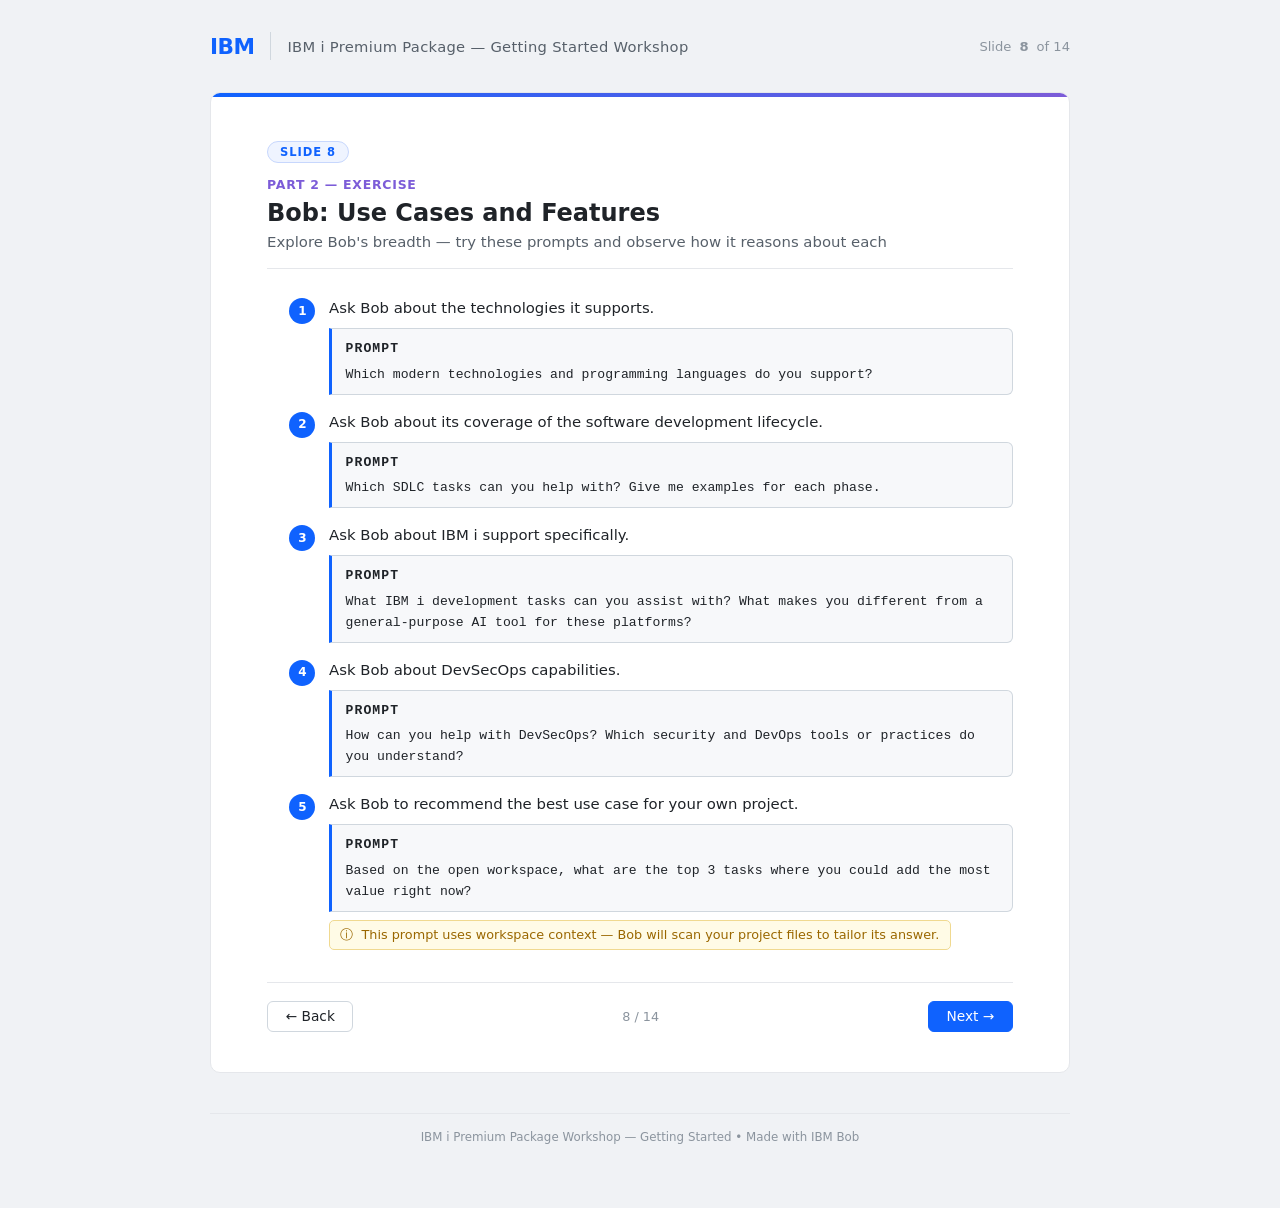
<file: slide-08.html>
<!DOCTYPE html>
<html lang="en">
<head>
  <meta charset="UTF-8" />
  <meta name="viewport" content="width=device-width, initial-scale=1.0" />
  <title>Slide 8 — Bob: Use Cases and Features: Exercise</title>
  <link rel="stylesheet" href="_base.css" />
  <style>
    .step-list {
      display: flex;
      flex-direction: column;
      gap: 0.75rem;
      padding: 0;
      list-style: none;
    }

    .step {
      display: flex;
      gap: 0.85rem;
      align-items: flex-start;
    }

    .step-num {
      min-width: 26px;
      height: 26px;
      background: #0f62fe;
      color: #fff;
      border-radius: 50%;
      font-size: 0.75rem;
      font-weight: 700;
      display: flex;
      align-items: center;
      justify-content: center;
      flex-shrink: 0;
      margin-top: 1px;
    }

    .step-body { flex: 1; }

    .step-body p {
      font-size: 0.93rem;
      color: #1f2328;
      line-height: 1.55;
    }

    .prompt-block {
      margin-top: 0.5rem;
      background: #f7f8fa;
      border: 1px solid #d0d7de;
      border-left: 3px solid #0f62fe;
      border-radius: 0 6px 6px 0;
      padding: 0.55rem 0.85rem;
    }

    .prompt-label {
      font-size: 0.68rem;
      font-weight: 700;
      letter-spacing: 0.08em;
      text-transform: uppercase;
      color: #0f62fe;
      margin-bottom: 0.3rem;
    }

    .prompt-block p {
      font-family: "SFMono-Regular", "Consolas", "Liberation Mono", monospace;
      font-size: 0.82rem;
      color: #1f2328;
      line-height: 1.6;
      white-space: pre-wrap;
      word-break: break-word;
    }

    .note {
      display: inline-flex;
      align-items: center;
      gap: 0.35rem;
      background: #fffbe6;
      border: 1px solid #f0d990;
      border-radius: 5px;
      padding: 0.25rem 0.65rem;
      font-size: 0.8rem;
      color: #9a6700;
      margin-top: 0.5rem;
    }
  </style>
</head>
<body>

  <header>
    <a class="ibm-logo" href="index.html">IBM</a>
    <div class="header-divider"></div>
    <span class="header-title">IBM i Premium Package &mdash; Getting Started Workshop</span>
    <nav class="header-nav">Slide <strong>8</strong> of 14</nav>
  </header>

  <div class="slide">
    <span class="slide-badge">Slide 8</span>
    <p class="part-tag">Part 2 &mdash; Exercise</p>
    <h2 class="slide-title">Bob: Use Cases and Features</h2>
    <p class="slide-subtitle">Explore Bob's breadth — try these prompts and observe how it reasons about each</p>

    <div class="content">
      <ol class="step-list">

        <li class="step">
          <div class="step-num">1</div>
          <div class="step-body">
            <p>Ask Bob about the technologies it supports.</p>
            <div class="prompt-block">
              <p class="prompt-label">Prompt</p>
              <p>Which modern technologies and programming languages do you support?</p>
            </div>
          </div>
        </li>

        <li class="step">
          <div class="step-num">2</div>
          <div class="step-body">
            <p>Ask Bob about its coverage of the software development lifecycle.</p>
            <div class="prompt-block">
              <p class="prompt-label">Prompt</p>
              <p>Which SDLC tasks can you help with? Give me examples for each phase.</p>
            </div>
          </div>
        </li>

        <li class="step">
          <div class="step-num">3</div>
          <div class="step-body">
            <p>Ask Bob about IBM i support specifically.</p>
            <div class="prompt-block">
              <p class="prompt-label">Prompt</p>
              <p>What IBM i development tasks can you assist with? What makes you different from a general-purpose AI tool for these platforms?</p>
            </div>
          </div>
        </li>

        <li class="step">
          <div class="step-num">4</div>
          <div class="step-body">
            <p>Ask Bob about DevSecOps capabilities.</p>
            <div class="prompt-block">
              <p class="prompt-label">Prompt</p>
              <p>How can you help with DevSecOps? Which security and DevOps tools or practices do you understand?</p>
            </div>
          </div>
        </li>

        <li class="step">
          <div class="step-num">5</div>
          <div class="step-body">
            <p>Ask Bob to recommend the best use case for your own project.</p>
            <div class="prompt-block">
              <p class="prompt-label">Prompt</p>
              <p>Based on the open workspace, what are the top 3 tasks where you could add the most value right now?</p>
            </div>
            <span class="note">&#9432;&nbsp; This prompt uses workspace context — Bob will scan your project files to tailor its answer.</span>
          </div>
        </li>

      </ol>
    </div><!-- /content -->

    <div class="nav-controls">
      <a class="nav-btn" href="slide-07.html">&#8592; Back</a>
      <span class="slide-counter">8 / 14</span>
      <a class="nav-btn primary" href="slide-09.html">Next &#8594;</a>
    </div>
  </div>

  <footer>IBM i Premium Package Workshop &mdash; Getting Started &bull; Made with IBM Bob</footer>

</body>
</html>
</file>
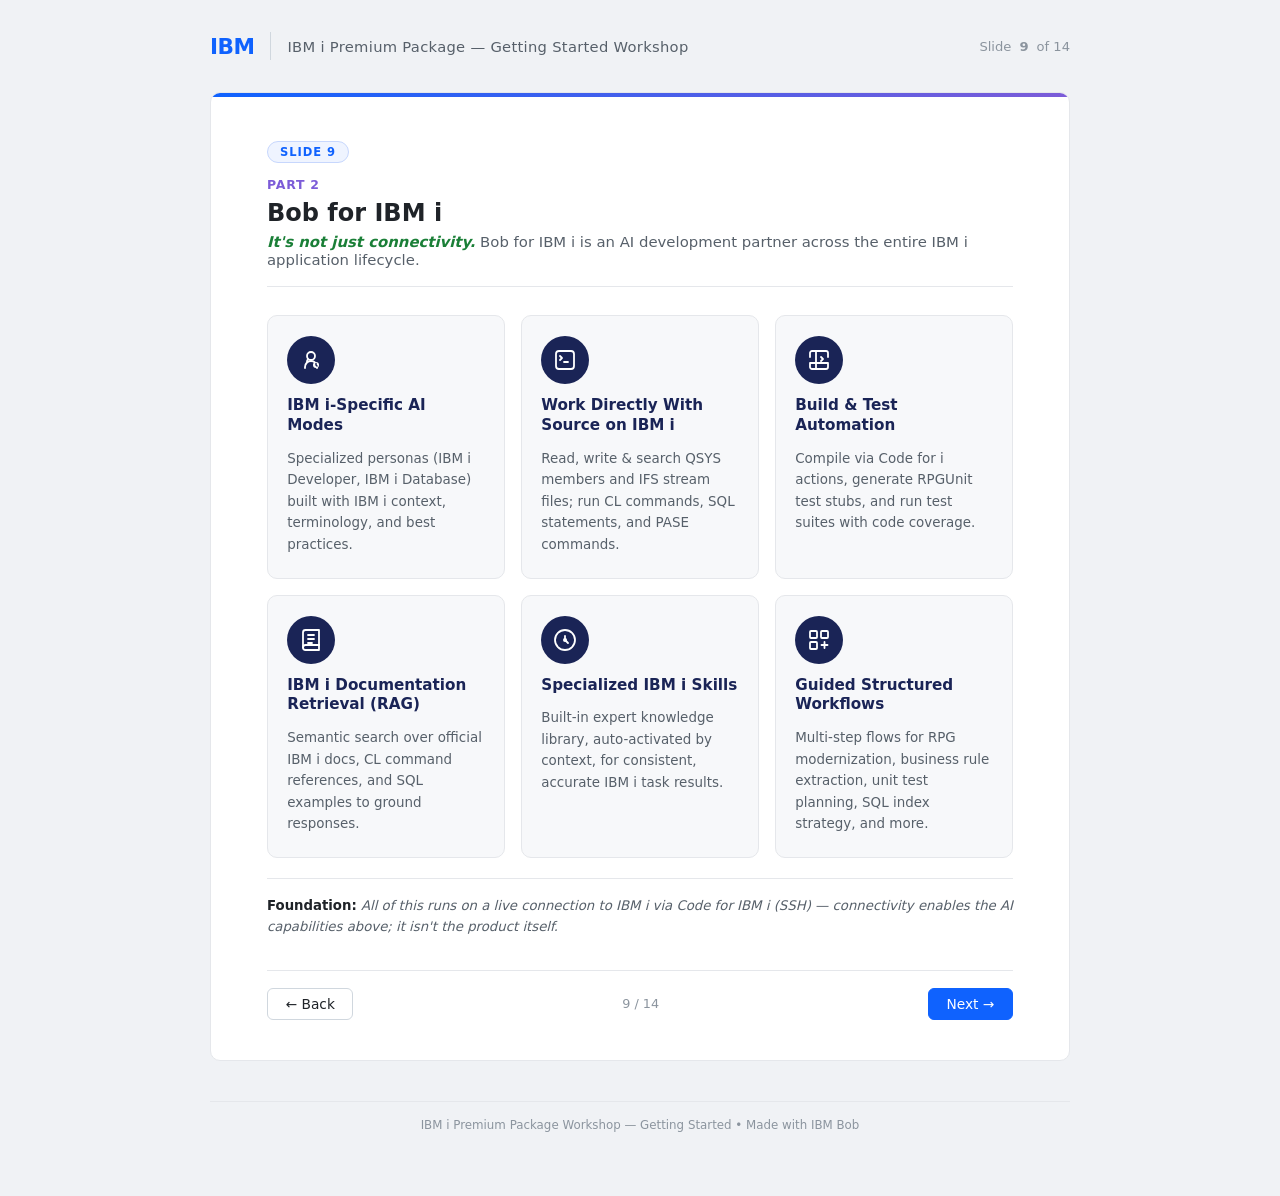
<file: slide-09.html>
<!DOCTYPE html>
<html lang="en">
<head>
  <meta charset="UTF-8" />
  <meta name="viewport" content="width=device-width, initial-scale=1.0" />
  <title>Slide 9 — Bob for IBM i Capabilities</title>
  <link rel="stylesheet" href="_base.css" />
  <style>
    /* ── Capability card grid ── */
    .cap-grid {
      display: grid;
      grid-template-columns: repeat(3, 1fr);
      gap: 1rem;
      margin-top: 0.5rem;
    }

    .cap-card {
      background: #f7f8fa;
      border: 1px solid #e5e7eb;
      border-radius: 10px;
      padding: 1.25rem 1.2rem 1.4rem;
      display: flex;
      flex-direction: column;
      gap: 0.75rem;
    }

    /* Dark navy icon circle — matching screenshot */
    .cap-icon {
      width: 48px;
      height: 48px;
      border-radius: 50%;
      background: #1a2456;
      display: flex;
      align-items: center;
      justify-content: center;
      flex-shrink: 0;
      color: #ffffff;
    }

    .cap-card h3 {
      font-size: 0.95rem;
      font-weight: 700;
      color: #1a2456;
      line-height: 1.3;
      margin: 0;
    }

    .cap-card p {
      font-size: 0.84rem;
      color: #57606a;
      line-height: 1.6;
      margin: 0;
    }

    /* ── Subtitle accent ── */
    .slide-subtitle em {
      color: #1a7f37;
      font-style: italic;
      font-weight: 600;
    }

    /* ── Foundation note ── */
    .foundation {
      margin-top: 1.25rem;
      padding-top: 1rem;
      border-top: 1px solid #e5e7eb;
      font-size: 0.83rem;
      color: #57606a;
      line-height: 1.6;
    }

    .foundation strong {
      color: #1f2328;
    }

    .foundation em {
      font-style: italic;
    }

    @media (max-width: 640px) {
      .cap-grid { grid-template-columns: 1fr; }
    }
  </style>
</head>
<body>

  <header>
    <a class="ibm-logo" href="index.html">IBM</a>
    <div class="header-divider"></div>
    <span class="header-title">IBM i Premium Package &mdash; Getting Started Workshop</span>
    <nav class="header-nav">Slide <strong>9</strong> of 14</nav>
  </header>

  <div class="slide">
    <span class="slide-badge">Slide 9</span>
    <p class="part-tag">Part 2</p>
    <h2 class="slide-title">Bob for IBM i</h2>
    <p class="slide-subtitle"><em>It's not just connectivity.</em> Bob for IBM i is an AI development partner across the entire IBM i application lifecycle.</p>

    <div class="content">
      <div class="cap-grid">

        <!-- Card 1: IBM i-Specific AI Modes -->
        <div class="cap-card">
          <div class="cap-icon">
            <svg width="24" height="24" viewBox="0 0 24 24" fill="none" stroke="currentColor" stroke-width="1.8" stroke-linecap="round" stroke-linejoin="round">
              <circle cx="12" cy="8" r="4"/>
              <path d="M6 20v-1a6 6 0 0 1 12 0v1"/>
              <path d="M9 11.5c0 0-1 .5-1 2"/>
              <circle cx="17" cy="17" r="3" fill="currentColor" stroke="none"/>
              <path d="M17 15.5v1.5l1 1" stroke="#1a2456" stroke-width="1.5"/>
            </svg>
          </div>
          <h3>IBM i-Specific AI Modes</h3>
          <p>Specialized personas (IBM i Developer, IBM i Database) built with IBM i context, terminology, and best practices.</p>
        </div>

        <!-- Card 2: Work Directly With Source on IBM i -->
        <div class="cap-card">
          <div class="cap-icon">
            <svg width="24" height="24" viewBox="0 0 24 24" fill="none" stroke="currentColor" stroke-width="1.8" stroke-linecap="round" stroke-linejoin="round">
              <rect x="3" y="3" width="18" height="18" rx="3"/>
              <path d="M7 12l2-2-2-2"/>
              <path d="M11 14h4"/>
            </svg>
          </div>
          <h3>Work Directly With Source on IBM i</h3>
          <p>Read, write &amp; search QSYS members and IFS stream files; run CL commands, SQL statements, and PASE commands.</p>
        </div>

        <!-- Card 3: Build & Test Automation -->
        <div class="cap-card">
          <div class="cap-icon">
            <svg width="24" height="24" viewBox="0 0 24 24" fill="none" stroke="currentColor" stroke-width="1.8" stroke-linecap="round" stroke-linejoin="round">
              <path d="M9 3H5a2 2 0 0 0-2 2v4m6-6h10a2 2 0 0 1 2 2v4M9 3v18m0 0h10a2 2 0 0 0 2-2v-4M9 21H5a2 2 0 0 1-2-2v-4m0 0h18"/>
              <path d="M14 9l2 2-2 2"/>
            </svg>
          </div>
          <h3>Build &amp; Test Automation</h3>
          <p>Compile via Code for i actions, generate RPGUnit test stubs, and run test suites with code coverage.</p>
        </div>

        <!-- Card 4: IBM i Documentation Retrieval (RAG) -->
        <div class="cap-card">
          <div class="cap-icon">
            <svg width="24" height="24" viewBox="0 0 24 24" fill="none" stroke="currentColor" stroke-width="1.8" stroke-linecap="round" stroke-linejoin="round">
              <path d="M4 19.5A2.5 2.5 0 0 1 6.5 17H20"/>
              <path d="M6.5 2H20v20H6.5A2.5 2.5 0 0 1 4 19.5v-15A2.5 2.5 0 0 1 6.5 2z"/>
              <path d="M9 7h6M9 11h6M9 15h4"/>
            </svg>
          </div>
          <h3>IBM i Documentation Retrieval (RAG)</h3>
          <p>Semantic search over official IBM i docs, CL command references, and SQL examples to ground responses.</p>
        </div>

        <!-- Card 5: Specialized IBM i Skills -->
        <div class="cap-card">
          <div class="cap-icon">
            <svg width="24" height="24" viewBox="0 0 24 24" fill="none" stroke="currentColor" stroke-width="1.8" stroke-linecap="round" stroke-linejoin="round">
              <circle cx="12" cy="12" r="10"/>
              <path d="M12 8v4l3 3"/>
              <circle cx="12" cy="12" r="2" fill="currentColor" stroke="none"/>
            </svg>
          </div>
          <h3>Specialized IBM i Skills</h3>
          <p>Built-in expert knowledge library, auto-activated by context, for consistent, accurate IBM i task results.</p>
        </div>

        <!-- Card 6: Guided Structured Workflows -->
        <div class="cap-card">
          <div class="cap-icon">
            <svg width="24" height="24" viewBox="0 0 24 24" fill="none" stroke="currentColor" stroke-width="1.8" stroke-linecap="round" stroke-linejoin="round">
              <rect x="3" y="3" width="7" height="7" rx="1"/>
              <rect x="14" y="3" width="7" height="7" rx="1"/>
              <rect x="3" y="14" width="7" height="7" rx="1"/>
              <path d="M17.5 14v3m0 0v3m0-3h3m-3 0h-3"/>
            </svg>
          </div>
          <h3>Guided Structured Workflows</h3>
          <p>Multi-step flows for RPG modernization, business rule extraction, unit test planning, SQL index strategy, and more.</p>
        </div>

      </div><!-- /cap-grid -->

      <div class="foundation">
        <strong>Foundation:</strong> <em>All of this runs on a live connection to IBM i via Code for IBM i (SSH) — connectivity enables the AI capabilities above; it isn't the product itself.</em>
      </div>

    </div><!-- /content -->

    <div class="nav-controls">
      <a class="nav-btn" href="slide-08.html">&#8592; Back</a>
      <span class="slide-counter">9 / 14</span>
      <a class="nav-btn primary" href="slide-10.html">Next &#8594;</a>
    </div>
  </div>

  <footer>IBM i Premium Package Workshop &mdash; Getting Started &bull; Made with IBM Bob</footer>

</body>
</html>
</file>
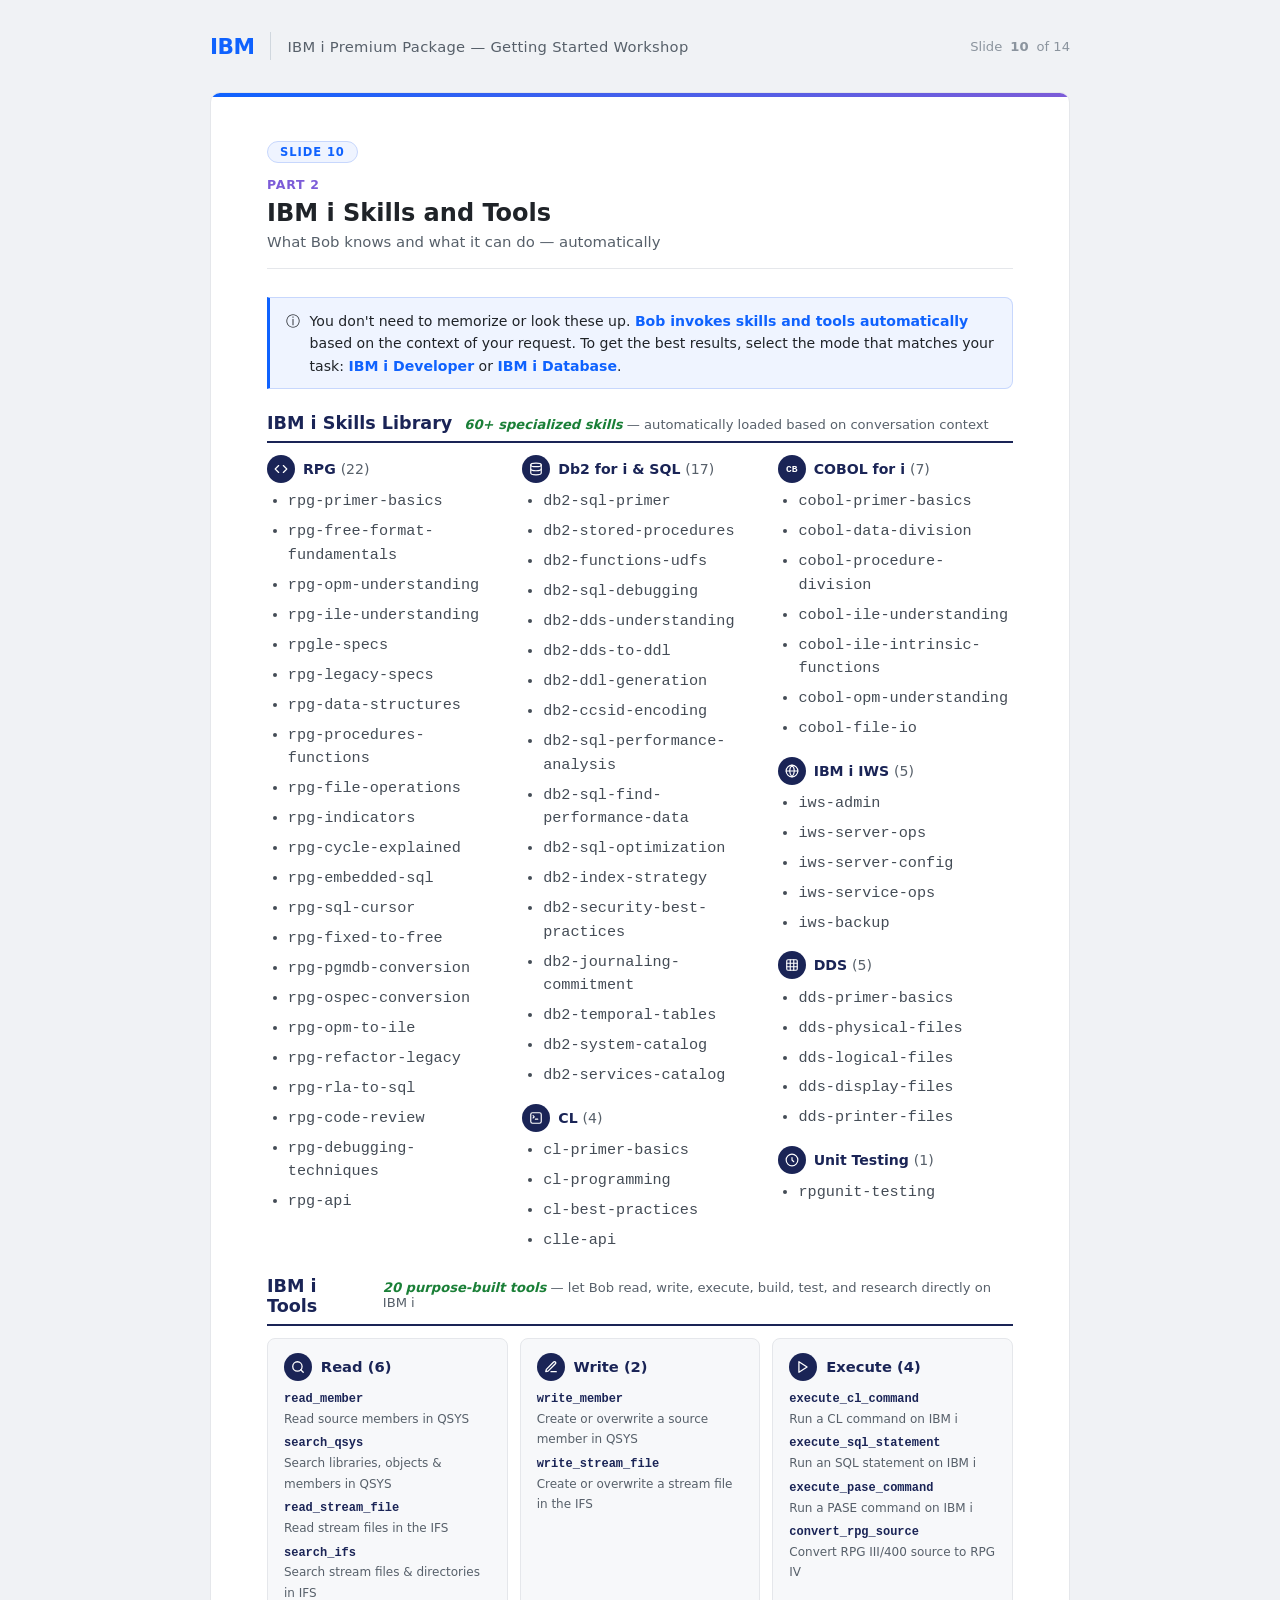
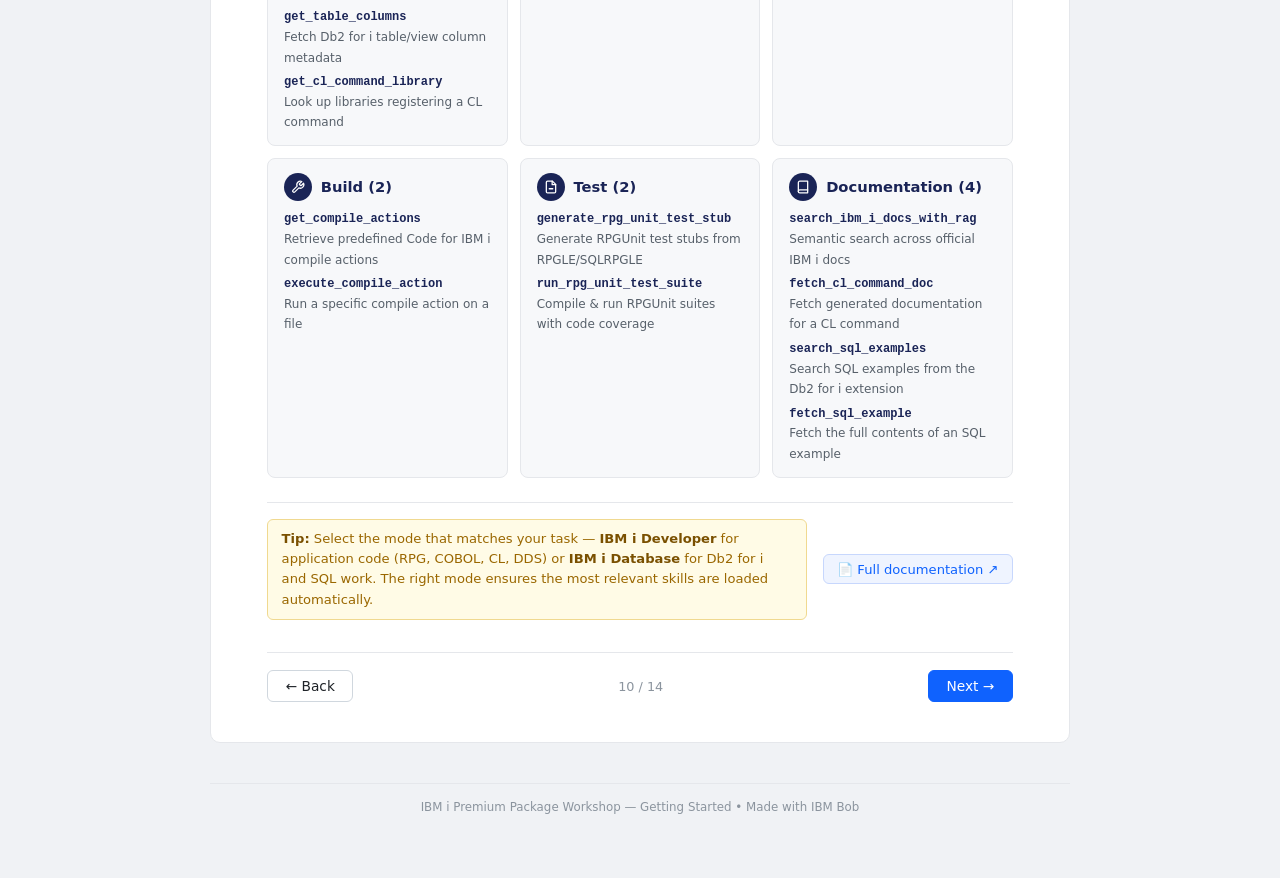
<file: slide-10.html>
<!DOCTYPE html>
<html lang="en">
<head>
  <meta charset="UTF-8" />
  <meta name="viewport" content="width=device-width, initial-scale=1.0" />
  <title>Slide 10 — IBM i Skills and Tools</title>
  <link rel="stylesheet" href="_base.css" />
  <style>
    /* ── Key message banner ── */
    .key-message {
      background: #eff4ff;
      border: 1px solid #c7d7fd;
      border-left: 3px solid #0f62fe;
      border-radius: 0 8px 8px 0;
      padding: 0.7rem 1rem;
      margin-bottom: 1.5rem;
      font-size: 0.88rem;
      color: #1f2328;
      line-height: 1.6;
      display: flex;
      align-items: flex-start;
      gap: 0.6rem;
    }
    .key-message strong { color: #0f62fe; }

    /* ── Section heading ── */
    .section-block {
      margin-bottom: 1.5rem;
    }

    .section-header {
      display: flex;
      align-items: baseline;
      gap: 0.75rem;
      margin-bottom: 0.75rem;
      padding-bottom: 0.5rem;
      border-bottom: 2px solid #1a2456;
    }

    .section-header h3 {
      font-size: 1.1rem;
      font-weight: 700;
      color: #1a2456;
      margin: 0;
    }

    .section-header .section-sub {
      font-size: 0.82rem;
      color: #57606a;
    }

    .section-header .section-sub em {
      color: #1a7f37;
      font-style: italic;
      font-weight: 600;
    }

    /* ── Skills grid ── */
    .skills-grid {
      display: grid;
      grid-template-columns: repeat(3, 1fr);
      gap: 0.5rem 1.25rem;
    }

    .skill-group { }

    .skill-group-header {
      display: flex;
      align-items: center;
      gap: 0.5rem;
      margin-bottom: 0.4rem;
    }

    .skill-icon {
      width: 28px;
      height: 28px;
      border-radius: 50%;
      background: #1a2456;
      display: flex;
      align-items: center;
      justify-content: center;
      color: #fff;
      flex-shrink: 0;
    }

    .skill-group-header span {
      font-size: 0.88rem;
      font-weight: 700;
      color: #1a2456;
    }

    .skill-group-header .skill-count {
      font-weight: 400;
      color: #57606a;
    }

    .skill-list {
      padding-left: 0;
      list-style: none;
      display: flex;
      flex-direction: column;
      gap: 0;
    }

    .skill-list li {
      font-family: "SFMono-Regular", "Consolas", "Liberation Mono", monospace;
      font-size: 0.72rem;
      color: #444c56;
      line-height: 1.7;
    }

    /* ── Tools grid ── */
    .tools-grid {
      display: grid;
      grid-template-columns: repeat(3, 1fr);
      gap: 0.75rem;
    }

    .tool-card {
      background: #f7f8fa;
      border: 1px solid #e5e7eb;
      border-radius: 8px;
      padding: 0.85rem 1rem;
    }

    .tool-card-header {
      display: flex;
      align-items: center;
      gap: 0.55rem;
      margin-bottom: 0.65rem;
    }

    .tool-card-header span {
      font-size: 0.92rem;
      font-weight: 700;
      color: #1a2456;
    }

    .tool-entry {
      margin-bottom: 0.45rem;
    }

    .tool-entry:last-child { margin-bottom: 0; }

    .tool-name {
      font-family: "SFMono-Regular", "Consolas", "Liberation Mono", monospace;
      font-size: 0.75rem;
      font-weight: 700;
      color: #1a2456;
      display: block;
      line-height: 1.4;
    }

    .tool-desc {
      font-size: 0.75rem;
      color: #57606a;
      line-height: 1.45;
    }

    /* ── Tip & docs row ── */
    .tip-docs-row {
      display: grid;
      grid-template-columns: 1fr auto;
      gap: 1rem;
      align-items: center;
      margin-top: 1.25rem;
      padding-top: 1rem;
      border-top: 1px solid #e5e7eb;
    }

    .tip-box {
      background: #fffbe6;
      border: 1px solid #f0d990;
      border-radius: 6px;
      padding: 0.55rem 0.85rem;
      font-size: 0.82rem;
      color: #9a6700;
      line-height: 1.55;
    }

    .tip-box strong { color: #7a5000; }

    .docs-link {
      white-space: nowrap;
      font-size: 0.82rem;
      color: #0f62fe;
      text-decoration: none;
      border: 1px solid #c7d7fd;
      background: #eff4ff;
      border-radius: 6px;
      padding: 0.42rem 0.85rem;
      font-weight: 500;
    }

    .docs-link:hover { background: #dce8ff; }

    @media (max-width: 700px) {
      .skills-grid, .tools-grid { grid-template-columns: 1fr; }
      .tip-docs-row { grid-template-columns: 1fr; }
    }
  </style>
</head>
<body>

  <header>
    <a class="ibm-logo" href="index.html">IBM</a>
    <div class="header-divider"></div>
    <span class="header-title">IBM i Premium Package &mdash; Getting Started Workshop</span>
    <nav class="header-nav">Slide <strong>10</strong> of 14</nav>
  </header>

  <div class="slide">
    <span class="slide-badge">Slide 10</span>
    <p class="part-tag">Part 2</p>
    <h2 class="slide-title">IBM i Skills and Tools</h2>
    <p class="slide-subtitle">What Bob knows and what it can do — automatically</p>

    <div class="content">

      <!-- ── Key message ── -->
      <div class="key-message">
        <span>&#9432;</span>
        <span>You don't need to memorize or look these up. <strong>Bob invokes skills and tools automatically</strong> based on the context of your request. To get the best results, select the mode that matches your task: <strong>IBM i Developer</strong> or <strong>IBM i Database</strong>.</span>
      </div>

      <!-- ══════════════════════════════════════
           SKILLS
      ══════════════════════════════════════ -->
      <div class="section-block">
        <div class="section-header">
          <h3>IBM i Skills Library</h3>
          <span class="section-sub"><em>60+ specialized skills</em> — automatically loaded based on conversation context</span>
        </div>

        <div class="skills-grid">

          <!-- RPG -->
          <div class="skill-group">
            <div class="skill-group-header">
              <div class="skill-icon">
                <svg width="14" height="14" viewBox="0 0 24 24" fill="none" stroke="currentColor" stroke-width="2" stroke-linecap="round" stroke-linejoin="round"><polyline points="16 18 22 12 16 6"/><polyline points="8 6 2 12 8 18"/></svg>
              </div>
              <span>RPG <span class="skill-count">(22)</span></span>
            </div>
            <ul class="skill-list">
              <li>rpg-primer-basics</li>
              <li>rpg-free-format-fundamentals</li>
              <li>rpg-opm-understanding</li>
              <li>rpg-ile-understanding</li>
              <li>rpgle-specs</li>
              <li>rpg-legacy-specs</li>
              <li>rpg-data-structures</li>
              <li>rpg-procedures-functions</li>
              <li>rpg-file-operations</li>
              <li>rpg-indicators</li>
              <li>rpg-cycle-explained</li>
              <li>rpg-embedded-sql</li>
              <li>rpg-sql-cursor</li>
              <li>rpg-fixed-to-free</li>
              <li>rpg-pgmdb-conversion</li>
              <li>rpg-ospec-conversion</li>
              <li>rpg-opm-to-ile</li>
              <li>rpg-refactor-legacy</li>
              <li>rpg-rla-to-sql</li>
              <li>rpg-code-review</li>
              <li>rpg-debugging-techniques</li>
              <li>rpg-api</li>
            </ul>
          </div>

          <!-- Db2 + CL column -->
          <div style="display:flex;flex-direction:column;gap:1rem;">
            <div class="skill-group">
              <div class="skill-group-header">
                <div class="skill-icon">
                  <svg width="14" height="14" viewBox="0 0 24 24" fill="none" stroke="currentColor" stroke-width="2" stroke-linecap="round" stroke-linejoin="round"><ellipse cx="12" cy="5" rx="9" ry="3"/><path d="M21 12c0 1.66-4 3-9 3s-9-1.34-9-3"/><path d="M3 5v14c0 1.66 4 3 9 3s9-1.34 9-3V5"/></svg>
                </div>
                <span>Db2 for i &amp; SQL <span class="skill-count">(17)</span></span>
              </div>
              <ul class="skill-list">
                <li>db2-sql-primer</li>
                <li>db2-stored-procedures</li>
                <li>db2-functions-udfs</li>
                <li>db2-sql-debugging</li>
                <li>db2-dds-understanding</li>
                <li>db2-dds-to-ddl</li>
                <li>db2-ddl-generation</li>
                <li>db2-ccsid-encoding</li>
                <li>db2-sql-performance-analysis</li>
                <li>db2-sql-find-performance-data</li>
                <li>db2-sql-optimization</li>
                <li>db2-index-strategy</li>
                <li>db2-security-best-practices</li>
                <li>db2-journaling-commitment</li>
                <li>db2-temporal-tables</li>
                <li>db2-system-catalog</li>
                <li>db2-services-catalog</li>
              </ul>
            </div>
            <div class="skill-group">
              <div class="skill-group-header">
                <div class="skill-icon">
                  <svg width="14" height="14" viewBox="0 0 24 24" fill="none" stroke="currentColor" stroke-width="2" stroke-linecap="round" stroke-linejoin="round"><rect x="3" y="3" width="18" height="18" rx="3"/><path d="M7 12l2-2-2-2"/><path d="M11 14h4"/></svg>
                </div>
                <span>CL <span class="skill-count">(4)</span></span>
              </div>
              <ul class="skill-list">
                <li>cl-primer-basics</li>
                <li>cl-programming</li>
                <li>cl-best-practices</li>
                <li>clle-api</li>
              </ul>
            </div>
          </div>

          <!-- COBOL + IWS + DDS + Unit Testing column -->
          <div style="display:flex;flex-direction:column;gap:1rem;">
            <div class="skill-group">
              <div class="skill-group-header">
                <div class="skill-icon" style="font-size:0.6rem;font-weight:700;font-family:monospace;">CB</div>
                <span>COBOL for i <span class="skill-count">(7)</span></span>
              </div>
              <ul class="skill-list">
                <li>cobol-primer-basics</li>
                <li>cobol-data-division</li>
                <li>cobol-procedure-division</li>
                <li>cobol-ile-understanding</li>
                <li>cobol-ile-intrinsic-functions</li>
                <li>cobol-opm-understanding</li>
                <li>cobol-file-io</li>
              </ul>
            </div>
            <div class="skill-group">
              <div class="skill-group-header">
                <div class="skill-icon">
                  <svg width="14" height="14" viewBox="0 0 24 24" fill="none" stroke="currentColor" stroke-width="2" stroke-linecap="round" stroke-linejoin="round"><circle cx="12" cy="12" r="10"/><path d="M2 12h20M12 2a15.3 15.3 0 0 1 4 10 15.3 15.3 0 0 1-4 10 15.3 15.3 0 0 1-4-10 15.3 15.3 0 0 1 4-10z"/></svg>
                </div>
                <span>IBM i IWS <span class="skill-count">(5)</span></span>
              </div>
              <ul class="skill-list">
                <li>iws-admin</li>
                <li>iws-server-ops</li>
                <li>iws-server-config</li>
                <li>iws-service-ops</li>
                <li>iws-backup</li>
              </ul>
            </div>
            <div class="skill-group">
              <div class="skill-group-header">
                <div class="skill-icon">
                  <svg width="14" height="14" viewBox="0 0 24 24" fill="none" stroke="currentColor" stroke-width="2" stroke-linecap="round" stroke-linejoin="round"><rect x="3" y="3" width="18" height="18" rx="2"/><line x1="3" y1="9" x2="21" y2="9"/><line x1="3" y1="15" x2="21" y2="15"/><line x1="9" y1="3" x2="9" y2="21"/><line x1="15" y1="3" x2="15" y2="21"/></svg>
                </div>
                <span>DDS <span class="skill-count">(5)</span></span>
              </div>
              <ul class="skill-list">
                <li>dds-primer-basics</li>
                <li>dds-physical-files</li>
                <li>dds-logical-files</li>
                <li>dds-display-files</li>
                <li>dds-printer-files</li>
              </ul>
            </div>
            <div class="skill-group">
              <div class="skill-group-header">
                <div class="skill-icon">
                  <svg width="14" height="14" viewBox="0 0 24 24" fill="none" stroke="currentColor" stroke-width="2" stroke-linecap="round" stroke-linejoin="round"><circle cx="12" cy="12" r="10"/><path d="M12 8v4l3 3"/></svg>
                </div>
                <span>Unit Testing <span class="skill-count">(1)</span></span>
              </div>
              <ul class="skill-list">
                <li>rpgunit-testing</li>
              </ul>
            </div>
          </div>

        </div><!-- /skills-grid -->
      </div><!-- /section-block -->

      <!-- ══════════════════════════════════════
           TOOLS
      ══════════════════════════════════════ -->
      <div class="section-block">
        <div class="section-header">
          <h3>IBM i Tools</h3>
          <span class="section-sub"><em>20 purpose-built tools</em> — let Bob read, write, execute, build, test, and research directly on IBM i</span>
        </div>

        <div class="tools-grid">

          <!-- Read -->
          <div class="tool-card">
            <div class="tool-card-header">
              <div class="skill-icon">
                <svg width="14" height="14" viewBox="0 0 24 24" fill="none" stroke="currentColor" stroke-width="2.2" stroke-linecap="round" stroke-linejoin="round"><circle cx="11" cy="11" r="8"/><line x1="21" y1="21" x2="16.65" y2="16.65"/></svg>
              </div>
              <span>Read (6)</span>
            </div>
            <div class="tool-entry"><span class="tool-name">read_member</span><span class="tool-desc">Read source members in QSYS</span></div>
            <div class="tool-entry"><span class="tool-name">search_qsys</span><span class="tool-desc">Search libraries, objects &amp; members in QSYS</span></div>
            <div class="tool-entry"><span class="tool-name">read_stream_file</span><span class="tool-desc">Read stream files in the IFS</span></div>
            <div class="tool-entry"><span class="tool-name">search_ifs</span><span class="tool-desc">Search stream files &amp; directories in IFS</span></div>
            <div class="tool-entry"><span class="tool-name">get_table_columns</span><span class="tool-desc">Fetch Db2 for i table/view column metadata</span></div>
            <div class="tool-entry"><span class="tool-name">get_cl_command_library</span><span class="tool-desc">Look up libraries registering a CL command</span></div>
          </div>

          <!-- Write -->
          <div class="tool-card">
            <div class="tool-card-header">
              <div class="skill-icon">
                <svg width="14" height="14" viewBox="0 0 24 24" fill="none" stroke="currentColor" stroke-width="2.2" stroke-linecap="round" stroke-linejoin="round"><path d="M12 20h9"/><path d="M16.5 3.5a2.121 2.121 0 0 1 3 3L7 19l-4 1 1-4L16.5 3.5z"/></svg>
              </div>
              <span>Write (2)</span>
            </div>
            <div class="tool-entry"><span class="tool-name">write_member</span><span class="tool-desc">Create or overwrite a source member in QSYS</span></div>
            <div class="tool-entry"><span class="tool-name">write_stream_file</span><span class="tool-desc">Create or overwrite a stream file in the IFS</span></div>
          </div>

          <!-- Execute -->
          <div class="tool-card">
            <div class="tool-card-header">
              <div class="skill-icon">
                <svg width="14" height="14" viewBox="0 0 24 24" fill="none" stroke="currentColor" stroke-width="2.2" stroke-linecap="round" stroke-linejoin="round"><polygon points="5 3 19 12 5 21 5 3"/></svg>
              </div>
              <span>Execute (4)</span>
            </div>
            <div class="tool-entry"><span class="tool-name">execute_cl_command</span><span class="tool-desc">Run a CL command on IBM i</span></div>
            <div class="tool-entry"><span class="tool-name">execute_sql_statement</span><span class="tool-desc">Run an SQL statement on IBM i</span></div>
            <div class="tool-entry"><span class="tool-name">execute_pase_command</span><span class="tool-desc">Run a PASE command on IBM i</span></div>
            <div class="tool-entry"><span class="tool-name">convert_rpg_source</span><span class="tool-desc">Convert RPG III/400 source to RPG IV</span></div>
          </div>

          <!-- Build -->
          <div class="tool-card">
            <div class="tool-card-header">
              <div class="skill-icon">
                <svg width="14" height="14" viewBox="0 0 24 24" fill="none" stroke="currentColor" stroke-width="2.2" stroke-linecap="round" stroke-linejoin="round"><path d="M14.7 6.3a1 1 0 0 0 0 1.4l1.6 1.6a1 1 0 0 0 1.4 0l3.77-3.77a6 6 0 0 1-7.94 7.94l-6.91 6.91a2.12 2.12 0 0 1-3-3l6.91-6.91a6 6 0 0 1 7.94-7.94l-3.76 3.76z"/></svg>
              </div>
              <span>Build (2)</span>
            </div>
            <div class="tool-entry"><span class="tool-name">get_compile_actions</span><span class="tool-desc">Retrieve predefined Code for IBM i compile actions</span></div>
            <div class="tool-entry"><span class="tool-name">execute_compile_action</span><span class="tool-desc">Run a specific compile action on a file</span></div>
          </div>

          <!-- Test -->
          <div class="tool-card">
            <div class="tool-card-header">
              <div class="skill-icon">
                <svg width="14" height="14" viewBox="0 0 24 24" fill="none" stroke="currentColor" stroke-width="2.2" stroke-linecap="round" stroke-linejoin="round"><path d="M14.5 2H6a2 2 0 0 0-2 2v16a2 2 0 0 0 2 2h12a2 2 0 0 0 2-2V7.5L14.5 2z"/><polyline points="14 2 14 8 20 8"/><line x1="9" y1="15" x2="15" y2="15"/></svg>
              </div>
              <span>Test (2)</span>
            </div>
            <div class="tool-entry"><span class="tool-name">generate_rpg_unit_test_stub</span><span class="tool-desc">Generate RPGUnit test stubs from RPGLE/SQLRPGLE</span></div>
            <div class="tool-entry"><span class="tool-name">run_rpg_unit_test_suite</span><span class="tool-desc">Compile &amp; run RPGUnit suites with code coverage</span></div>
          </div>

          <!-- Documentation -->
          <div class="tool-card">
            <div class="tool-card-header">
              <div class="skill-icon">
                <svg width="14" height="14" viewBox="0 0 24 24" fill="none" stroke="currentColor" stroke-width="2.2" stroke-linecap="round" stroke-linejoin="round"><path d="M4 19.5A2.5 2.5 0 0 1 6.5 17H20"/><path d="M6.5 2H20v20H6.5A2.5 2.5 0 0 1 4 19.5v-15A2.5 2.5 0 0 1 6.5 2z"/></svg>
              </div>
              <span>Documentation (4)</span>
            </div>
            <div class="tool-entry"><span class="tool-name">search_ibm_i_docs_with_rag</span><span class="tool-desc">Semantic search across official IBM i docs</span></div>
            <div class="tool-entry"><span class="tool-name">fetch_cl_command_doc</span><span class="tool-desc">Fetch generated documentation for a CL command</span></div>
            <div class="tool-entry"><span class="tool-name">search_sql_examples</span><span class="tool-desc">Search SQL examples from the Db2 for i extension</span></div>
            <div class="tool-entry"><span class="tool-name">fetch_sql_example</span><span class="tool-desc">Fetch the full contents of an SQL example</span></div>
          </div>

        </div><!-- /tools-grid -->
      </div><!-- /section-block -->

      <!-- ── Tip + docs link ── -->
      <div class="tip-docs-row">
        <div class="tip-box">
          <strong>Tip:</strong> Select the mode that matches your task — <strong>IBM i Developer</strong> for application code (RPG, COBOL, CL, DDS) or <strong>IBM i Database</strong> for Db2 for i and SQL work. The right mode ensures the most relevant skills are loaded automatically.
        </div>
        <a class="docs-link" href="https://bob.ibm.com/docs/ide/premium-packages/bob-for-i/bob-for-i-index" target="_blank">&#128196; Full documentation &#8599;</a>
      </div>

    </div><!-- /content -->

    <div class="nav-controls">
      <a class="nav-btn" href="slide-09.html">&#8592; Back</a>
      <span class="slide-counter">10 / 14</span>
      <a class="nav-btn primary" href="slide-11.html">Next &#8594;</a>
    </div>
  </div>

  <footer>IBM i Premium Package Workshop &mdash; Getting Started &bull; Made with IBM Bob</footer>

</body>
</html>
</file>
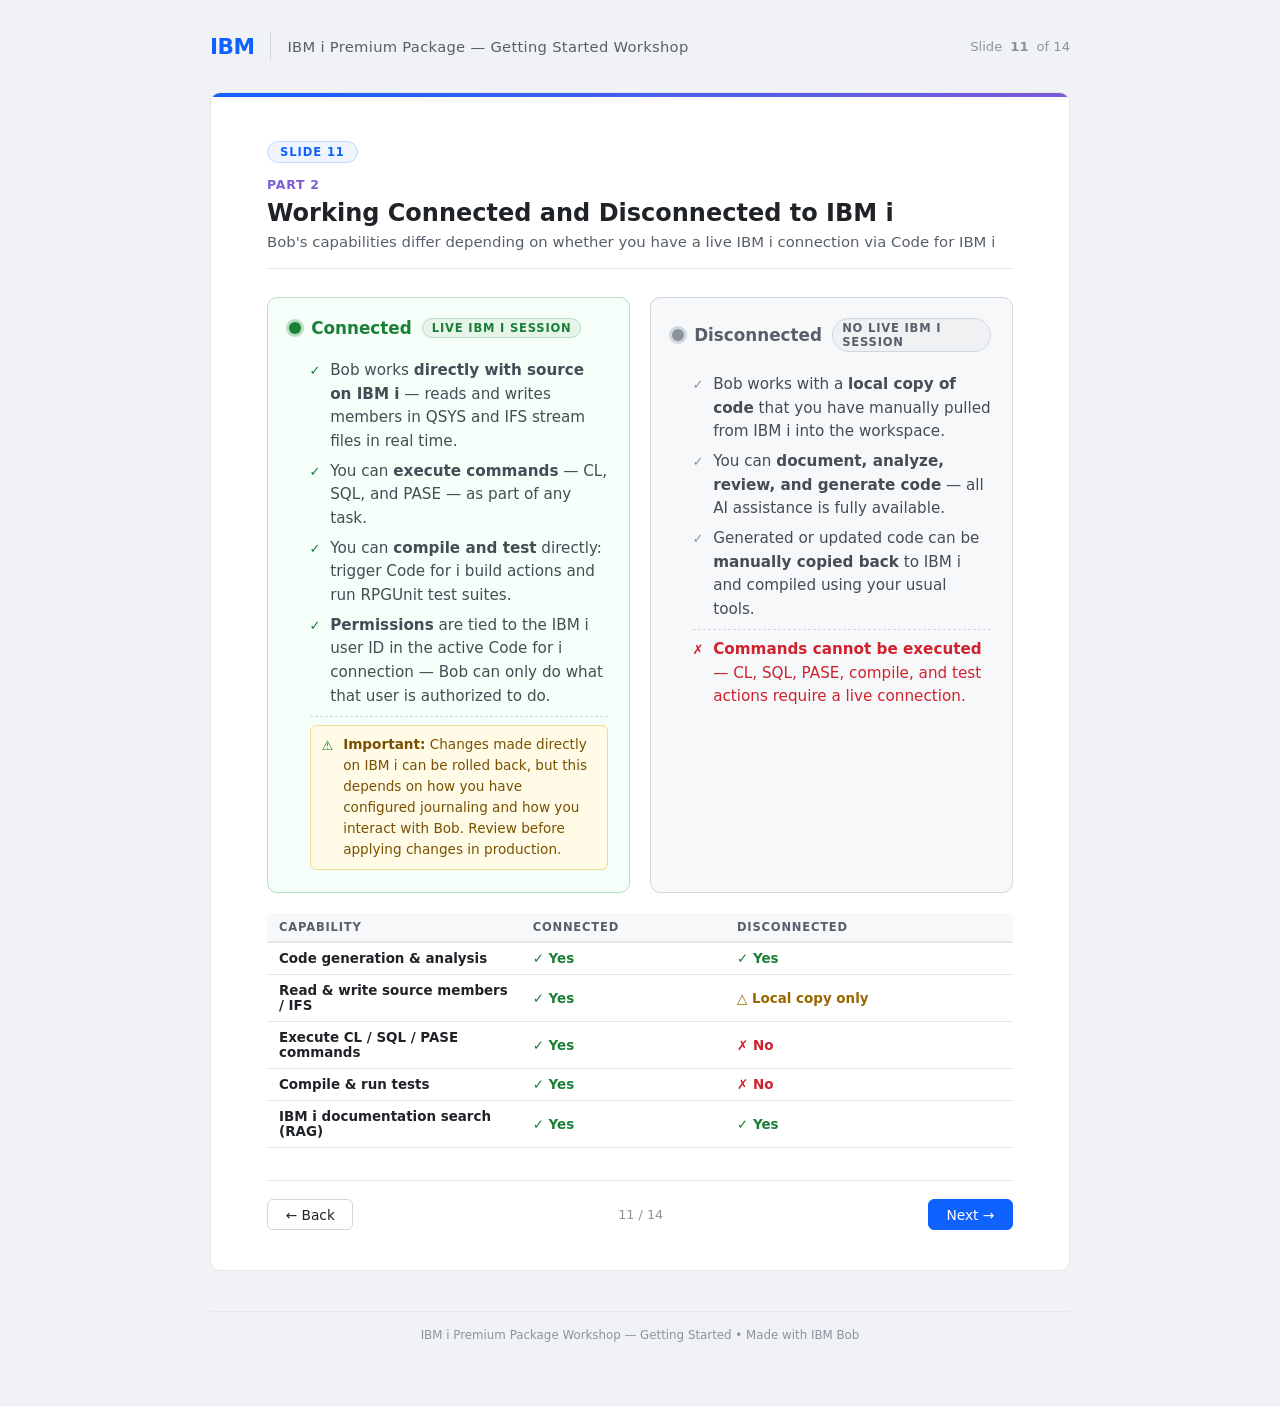
<file: slide-11.html>
<!DOCTYPE html>
<html lang="en">
<head>
  <meta charset="UTF-8" />
  <meta name="viewport" content="width=device-width, initial-scale=1.0" />
  <title>Slide 11 — Working Connected and Disconnected to IBM i</title>
  <link rel="stylesheet" href="_base.css" />
  <style>
    /* ── Two-column mode panels ── */
    .mode-grid {
      display: grid;
      grid-template-columns: 1fr 1fr;
      gap: 1.25rem;
      margin-top: 0.25rem;
    }

    .mode-panel {
      border-radius: 10px;
      padding: 1.25rem 1.3rem 1.4rem;
      display: flex;
      flex-direction: column;
      gap: 0.85rem;
    }

    .mode-panel.connected {
      background: #f6fef9;
      border: 1px solid #b8dfc3;
    }

    .mode-panel.disconnected {
      background: #f7f8fa;
      border: 1px solid #d0d7de;
    }

    /* ── Panel header ── */
    .mode-header {
      display: flex;
      align-items: center;
      gap: 0.65rem;
    }

    .mode-dot {
      width: 12px;
      height: 12px;
      border-radius: 50%;
      flex-shrink: 0;
    }

    .mode-dot.green  { background: #1a7f37; box-shadow: 0 0 0 3px #b8dfc3; }
    .mode-dot.grey   { background: #8b949e; box-shadow: 0 0 0 3px #d0d7de; }

    .mode-header h3 {
      font-size: 1.05rem;
      font-weight: 700;
      margin: 0;
    }

    .mode-panel.connected    .mode-header h3 { color: #1a7f37; }
    .mode-panel.disconnected .mode-header h3 { color: #57606a; }

    .mode-label {
      font-size: 0.72rem;
      font-weight: 600;
      letter-spacing: 0.07em;
      text-transform: uppercase;
      padding: 0.12rem 0.55rem;
      border-radius: 20px;
    }

    .mode-panel.connected    .mode-label { background: #e6f4ea; color: #1a7f37; border: 1px solid #b8dfc3; }
    .mode-panel.disconnected .mode-label { background: #f0f1f3; color: #57606a; border: 1px solid #d0d7de; }

    /* ── Capability list ── */
    .cap-list {
      list-style: none;
      padding: 0;
      margin: 0;
      display: flex;
      flex-direction: column;
      gap: 0.55rem;
    }

    .cap-item {
      display: flex;
      gap: 0.6rem;
      align-items: flex-start;
      font-size: 0.9rem;
      line-height: 1.55;
      color: #1f2328;
    }

    .cap-item .icon {
      flex-shrink: 0;
      margin-top: 2px;
      font-size: 0.82rem;
    }

    .mode-panel.connected    .cap-item .icon { color: #1a7f37; }
    .mode-panel.disconnected .cap-item .icon { color: #8b949e; }

    /* ── Warning item ── */
    .cap-item.warn {
      background: #fffbe6;
      border: 1px solid #f0d990;
      border-radius: 6px;
      padding: 0.5rem 0.7rem;
      color: #7a5000;
      font-size: 0.85rem;
    }

    .cap-item.warn .icon { color: #9a6700; }

    /* ── Divider in panel ── */
    .panel-divider {
      border: none;
      border-top: 1px dashed #d0d7de;
      margin: 0.1rem 0;
    }

    /* ── Comparison table ── */
    .compare-table {
      width: 100%;
      border-collapse: collapse;
      margin-top: 1.25rem;
      font-size: 0.84rem;
    }

    .compare-table th {
      font-size: 0.72rem;
      font-weight: 700;
      letter-spacing: 0.07em;
      text-transform: uppercase;
      color: #57606a;
      text-align: left;
      padding: 0.45rem 0.75rem;
      border-bottom: 2px solid #e5e7eb;
      background: #f7f8fa;
    }

    .compare-table th:first-child { border-radius: 6px 0 0 0; }
    .compare-table th:last-child  { border-radius: 0 6px 0 0; }

    .compare-table td {
      padding: 0.5rem 0.75rem;
      border-bottom: 1px solid #e5e7eb;
      vertical-align: middle;
      color: #444c56;
    }

    .compare-table td:first-child {
      font-weight: 600;
      color: #1f2328;
      width: 34%;
    }

    .yes { color: #1a7f37; font-weight: 600; }
    .no  { color: #cf222e; font-weight: 600; }
    .partial { color: #9a6700; font-weight: 600; }

    @media (max-width: 640px) {
      .mode-grid { grid-template-columns: 1fr; }
    }
  </style>
</head>
<body>

  <header>
    <a class="ibm-logo" href="index.html">IBM</a>
    <div class="header-divider"></div>
    <span class="header-title">IBM i Premium Package &mdash; Getting Started Workshop</span>
    <nav class="header-nav">Slide <strong>11</strong> of 14</nav>
  </header>

  <div class="slide">
    <span class="slide-badge">Slide 11</span>
    <p class="part-tag">Part 2</p>
    <h2 class="slide-title">Working Connected and Disconnected to IBM i</h2>
    <p class="slide-subtitle">Bob's capabilities differ depending on whether you have a live IBM i connection via Code for IBM i</p>

    <div class="content">
      <div class="mode-grid">

        <!-- ── CONNECTED ── -->
        <div class="mode-panel connected">
          <div class="mode-header">
            <span class="mode-dot green"></span>
            <h3>Connected</h3>
            <span class="mode-label">Live IBM i session</span>
          </div>

          <ul class="cap-list">
            <li class="cap-item">
              <span class="icon">&#10003;</span>
              <span>Bob works <strong>directly with source on IBM i</strong> — reads and writes members in QSYS and IFS stream files in real time.</span>
            </li>
            <li class="cap-item">
              <span class="icon">&#10003;</span>
              <span>You can <strong>execute commands</strong> — CL, SQL, and PASE — as part of any task.</span>
            </li>
            <li class="cap-item">
              <span class="icon">&#10003;</span>
              <span>You can <strong>compile and test</strong> directly: trigger Code for i build actions and run RPGUnit test suites.</span>
            </li>
            <li class="cap-item">
              <span class="icon">&#10003;</span>
              <span><strong>Permissions</strong> are tied to the IBM i user ID in the active Code for i connection — Bob can only do what that user is authorized to do.</span>
            </li>
            <hr class="panel-divider" />
            <li class="cap-item warn">
              <span class="icon">&#9888;</span>
              <span><strong>Important:</strong> Changes made directly on IBM i can be rolled back, but this depends on how you have configured journaling and how you interact with Bob. Review before applying changes in production.</span>
            </li>
          </ul>
        </div>

        <!-- ── DISCONNECTED ── -->
        <div class="mode-panel disconnected">
          <div class="mode-header">
            <span class="mode-dot grey"></span>
            <h3>Disconnected</h3>
            <span class="mode-label">No live IBM i session</span>
          </div>

          <ul class="cap-list">
            <li class="cap-item">
              <span class="icon">&#10003;</span>
              <span>Bob works with a <strong>local copy of code</strong> that you have manually pulled from IBM i into the workspace.</span>
            </li>
            <li class="cap-item">
              <span class="icon">&#10003;</span>
              <span>You can <strong>document, analyze, review, and generate code</strong> — all AI assistance is fully available.</span>
            </li>
            <li class="cap-item">
              <span class="icon">&#10003;</span>
              <span>Generated or updated code can be <strong>manually copied back</strong> to IBM i and compiled using your usual tools.</span>
            </li>
            <hr class="panel-divider" />
            <li class="cap-item" style="color:#cf222e;">
              <span class="icon" style="color:#cf222e;">&#10007;</span>
              <span><strong>Commands cannot be executed</strong> — CL, SQL, PASE, compile, and test actions require a live connection.</span>
            </li>
          </ul>
        </div>

      </div><!-- /mode-grid -->

      <!-- ── Quick comparison table ── -->
      <table class="compare-table">
        <thead>
          <tr>
            <th>Capability</th>
            <th>Connected</th>
            <th>Disconnected</th>
          </tr>
        </thead>
        <tbody>
          <tr>
            <td>Code generation &amp; analysis</td>
            <td><span class="yes">&#10003; Yes</span></td>
            <td><span class="yes">&#10003; Yes</span></td>
          </tr>
          <tr>
            <td>Read &amp; write source members / IFS</td>
            <td><span class="yes">&#10003; Yes</span></td>
            <td><span class="partial">&#9651; Local copy only</span></td>
          </tr>
          <tr>
            <td>Execute CL / SQL / PASE commands</td>
            <td><span class="yes">&#10003; Yes</span></td>
            <td><span class="no">&#10007; No</span></td>
          </tr>
          <tr>
            <td>Compile &amp; run tests</td>
            <td><span class="yes">&#10003; Yes</span></td>
            <td><span class="no">&#10007; No</span></td>
          </tr>
          <tr>
            <td>IBM i documentation search (RAG)</td>
            <td><span class="yes">&#10003; Yes</span></td>
            <td><span class="yes">&#10003; Yes</span></td>
          </tr>
        </tbody>
      </table>

    </div><!-- /content -->

    <div class="nav-controls">
      <a class="nav-btn" href="slide-10.html">&#8592; Back</a>
      <span class="slide-counter">11 / 14</span>
      <a class="nav-btn primary" href="slide-12.html">Next &#8594;</a>
    </div>
  </div>

  <footer>IBM i Premium Package Workshop &mdash; Getting Started &bull; Made with IBM Bob</footer>

</body>
</html>
</file>
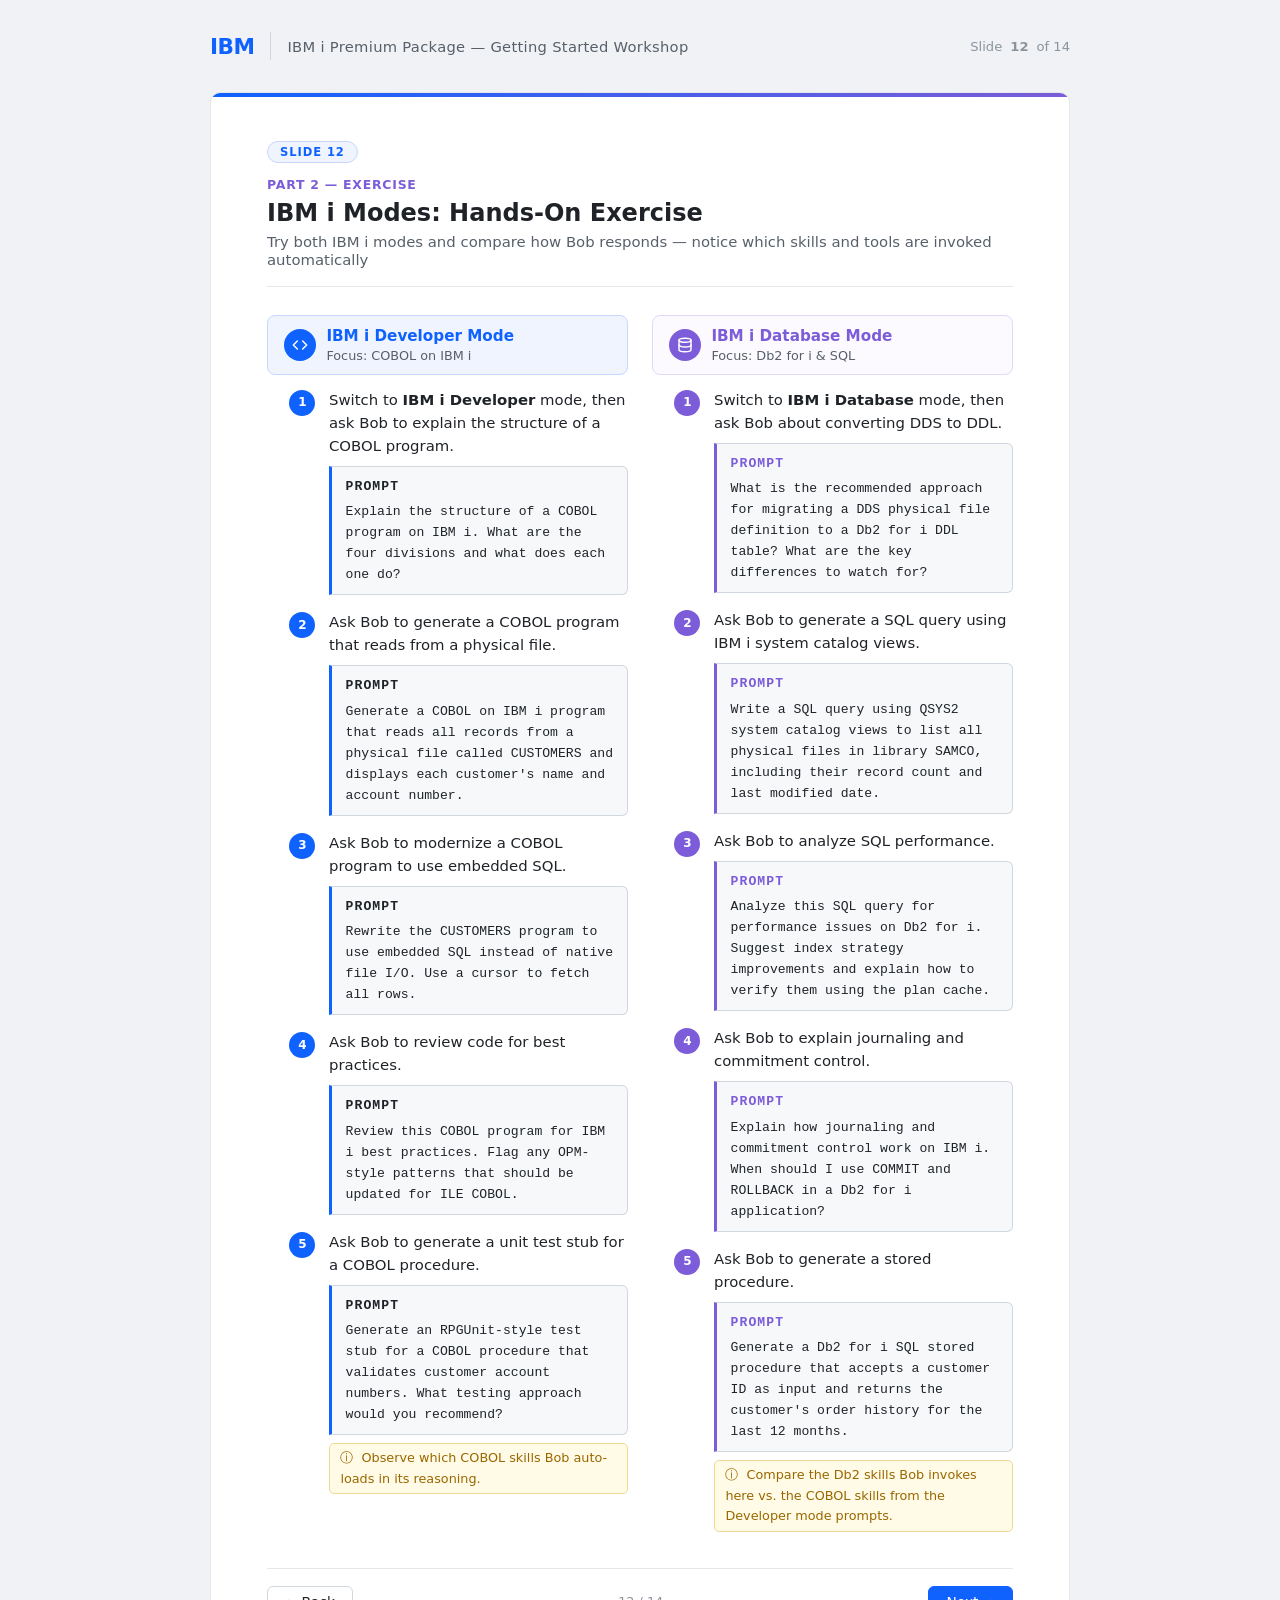
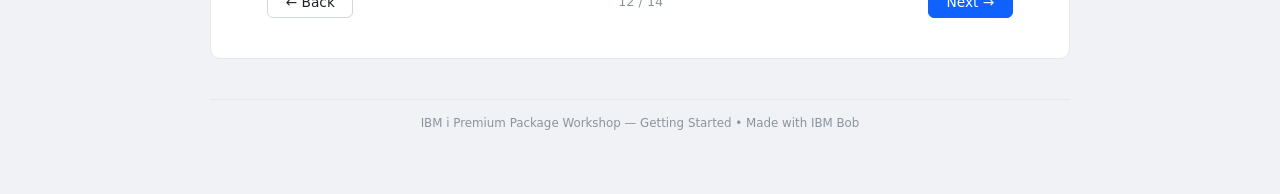
<file: slide-12.html>
<!DOCTYPE html>
<html lang="en">
<head>
  <meta charset="UTF-8" />
  <meta name="viewport" content="width=device-width, initial-scale=1.0" />
  <title>Slide 12 — IBM i Modes: Hands-On Exercise</title>
  <link rel="stylesheet" href="_base.css" />
  <style>
    .step-list {
      display: flex;
      flex-direction: column;
      gap: 0.75rem;
      padding: 0;
      list-style: none;
    }

    .step {
      display: flex;
      gap: 0.85rem;
      align-items: flex-start;
    }

    .step-num {
      min-width: 26px;
      height: 26px;
      background: #0f62fe;
      color: #fff;
      border-radius: 50%;
      font-size: 0.75rem;
      font-weight: 700;
      display: flex;
      align-items: center;
      justify-content: center;
      flex-shrink: 0;
      margin-top: 1px;
    }

    .step-body { flex: 1; }

    .step-body p {
      font-size: 0.93rem;
      color: #1f2328;
      line-height: 1.55;
    }

    /* ── Prompt block ── */
    .prompt-block {
      margin-top: 0.5rem;
      background: #f7f8fa;
      border: 1px solid #d0d7de;
      border-left: 3px solid #0f62fe;
      border-radius: 0 6px 6px 0;
      padding: 0.55rem 0.85rem;
    }

    .prompt-block.purple {
      border-left-color: #7c5cd8;
    }

    .prompt-label {
      font-size: 0.68rem;
      font-weight: 700;
      letter-spacing: 0.08em;
      text-transform: uppercase;
      color: #0f62fe;
      margin-bottom: 0.3rem;
    }

    .prompt-label.purple { color: #7c5cd8; }

    .prompt-block p {
      font-family: "SFMono-Regular", "Consolas", "Liberation Mono", monospace;
      font-size: 0.82rem;
      color: #1f2328;
      line-height: 1.6;
      white-space: pre-wrap;
      word-break: break-word;
    }

    /* ── Mode section header ── */
    .mode-section {
      margin-bottom: 0.25rem;
    }

    .mode-header {
      display: flex;
      align-items: center;
      gap: 0.65rem;
      margin-bottom: 0.85rem;
      padding: 0.65rem 1rem;
      border-radius: 8px;
    }

    .mode-header.blue {
      background: #eff4ff;
      border: 1px solid #c7d7fd;
    }

    .mode-header.purple {
      background: #fdfaff;
      border: 1px solid #e2d9f8;
    }

    .mode-header .mode-icon {
      width: 32px;
      height: 32px;
      border-radius: 50%;
      display: flex;
      align-items: center;
      justify-content: center;
      flex-shrink: 0;
      color: #fff;
    }

    .mode-header.blue   .mode-icon { background: #0f62fe; }
    .mode-header.purple .mode-icon { background: #7c5cd8; }

    .mode-header-text strong {
      display: block;
      font-size: 0.95rem;
      font-weight: 700;
    }

    .mode-header.blue   .mode-header-text strong { color: #0f62fe; }
    .mode-header.purple .mode-header-text strong { color: #7c5cd8; }

    .mode-header-text span {
      font-size: 0.8rem;
      color: #57606a;
    }

    /* ── Two-column layout for the two mode sections ── */
    .modes-grid {
      display: grid;
      grid-template-columns: 1fr 1fr;
      gap: 1.5rem;
      align-items: start;
    }

    .note {
      display: inline-flex;
      align-items: center;
      gap: 0.35rem;
      background: #fffbe6;
      border: 1px solid #f0d990;
      border-radius: 5px;
      padding: 0.25rem 0.65rem;
      font-size: 0.8rem;
      color: #9a6700;
      margin-top: 0.5rem;
    }

    @media (max-width: 640px) {
      .modes-grid { grid-template-columns: 1fr; }
    }
  </style>
</head>
<body>

  <header>
    <a class="ibm-logo" href="index.html">IBM</a>
    <div class="header-divider"></div>
    <span class="header-title">IBM i Premium Package &mdash; Getting Started Workshop</span>
    <nav class="header-nav">Slide <strong>12</strong> of 14</nav>
  </header>

  <div class="slide">
    <span class="slide-badge">Slide 12</span>
    <p class="part-tag">Part 2 &mdash; Exercise</p>
    <h2 class="slide-title">IBM i Modes: Hands-On Exercise</h2>
    <p class="slide-subtitle">Try both IBM i modes and compare how Bob responds — notice which skills and tools are invoked automatically</p>

    <div class="content">
      <div class="modes-grid">

        <!-- ══ IBM i DEVELOPER MODE ══ -->
        <div class="mode-section">
          <div class="mode-header blue">
            <div class="mode-icon">
              <svg width="16" height="16" viewBox="0 0 24 24" fill="none" stroke="currentColor" stroke-width="2.2" stroke-linecap="round" stroke-linejoin="round"><polyline points="16 18 22 12 16 6"/><polyline points="8 6 2 12 8 18"/></svg>
            </div>
            <div class="mode-header-text">
              <strong>IBM i Developer Mode</strong>
              <span>Focus: COBOL on IBM i</span>
            </div>
          </div>

          <ol class="step-list">

            <li class="step">
              <div class="step-num">1</div>
              <div class="step-body">
                <p>Switch to <strong>IBM i Developer</strong> mode, then ask Bob to explain the structure of a COBOL program.</p>
                <div class="prompt-block">
                  <p class="prompt-label">Prompt</p>
                  <p>Explain the structure of a COBOL program on IBM i. What are the four divisions and what does each one do?</p>
                </div>
              </div>
            </li>

            <li class="step">
              <div class="step-num">2</div>
              <div class="step-body">
                <p>Ask Bob to generate a COBOL program that reads from a physical file.</p>
                <div class="prompt-block">
                  <p class="prompt-label">Prompt</p>
                  <p>Generate a COBOL on IBM i program that reads all records from a physical file called CUSTOMERS and displays each customer's name and account number.</p>
                </div>
              </div>
            </li>

            <li class="step">
              <div class="step-num">3</div>
              <div class="step-body">
                <p>Ask Bob to modernize a COBOL program to use embedded SQL.</p>
                <div class="prompt-block">
                  <p class="prompt-label">Prompt</p>
                  <p>Rewrite the CUSTOMERS program to use embedded SQL instead of native file I/O. Use a cursor to fetch all rows.</p>
                </div>
              </div>
            </li>

            <li class="step">
              <div class="step-num">4</div>
              <div class="step-body">
                <p>Ask Bob to review code for best practices.</p>
                <div class="prompt-block">
                  <p class="prompt-label">Prompt</p>
                  <p>Review this COBOL program for IBM i best practices. Flag any OPM-style patterns that should be updated for ILE COBOL.</p>
                </div>
              </div>
            </li>

            <li class="step">
              <div class="step-num">5</div>
              <div class="step-body">
                <p>Ask Bob to generate a unit test stub for a COBOL procedure.</p>
                <div class="prompt-block">
                  <p class="prompt-label">Prompt</p>
                  <p>Generate an RPGUnit-style test stub for a COBOL procedure that validates customer account numbers. What testing approach would you recommend?</p>
                </div>
                <span class="note">&#9432;&nbsp; Observe which COBOL skills Bob auto-loads in its reasoning.</span>
              </div>
            </li>

          </ol>
        </div>

        <!-- ══ IBM i DATABASE MODE ══ -->
        <div class="mode-section">
          <div class="mode-header purple">
            <div class="mode-icon">
              <svg width="16" height="16" viewBox="0 0 24 24" fill="none" stroke="currentColor" stroke-width="2.2" stroke-linecap="round" stroke-linejoin="round"><ellipse cx="12" cy="5" rx="9" ry="3"/><path d="M21 12c0 1.66-4 3-9 3s-9-1.34-9-3"/><path d="M3 5v14c0 1.66 4 3 9 3s9-1.34 9-3V5"/></svg>
            </div>
            <div class="mode-header-text">
              <strong>IBM i Database Mode</strong>
              <span>Focus: Db2 for i &amp; SQL</span>
            </div>
          </div>

          <ol class="step-list">

            <li class="step">
              <div class="step-num" style="background:#7c5cd8;">1</div>
              <div class="step-body">
                <p>Switch to <strong>IBM i Database</strong> mode, then ask Bob about converting DDS to DDL.</p>
                <div class="prompt-block purple">
                  <p class="prompt-label purple">Prompt</p>
                  <p>What is the recommended approach for migrating a DDS physical file definition to a Db2 for i DDL table? What are the key differences to watch for?</p>
                </div>
              </div>
            </li>

            <li class="step">
              <div class="step-num" style="background:#7c5cd8;">2</div>
              <div class="step-body">
                <p>Ask Bob to generate a SQL query using IBM i system catalog views.</p>
                <div class="prompt-block purple">
                  <p class="prompt-label purple">Prompt</p>
                  <p>Write a SQL query using QSYS2 system catalog views to list all physical files in library SAMCO, including their record count and last modified date.</p>
                </div>
              </div>
            </li>

            <li class="step">
              <div class="step-num" style="background:#7c5cd8;">3</div>
              <div class="step-body">
                <p>Ask Bob to analyze SQL performance.</p>
                <div class="prompt-block purple">
                  <p class="prompt-label purple">Prompt</p>
                  <p>Analyze this SQL query for performance issues on Db2 for i. Suggest index strategy improvements and explain how to verify them using the plan cache.</p>
                </div>
              </div>
            </li>

            <li class="step">
              <div class="step-num" style="background:#7c5cd8;">4</div>
              <div class="step-body">
                <p>Ask Bob to explain journaling and commitment control.</p>
                <div class="prompt-block purple">
                  <p class="prompt-label purple">Prompt</p>
                  <p>Explain how journaling and commitment control work on IBM i. When should I use COMMIT and ROLLBACK in a Db2 for i application?</p>
                </div>
              </div>
            </li>

            <li class="step">
              <div class="step-num" style="background:#7c5cd8;">5</div>
              <div class="step-body">
                <p>Ask Bob to generate a stored procedure.</p>
                <div class="prompt-block purple">
                  <p class="prompt-label purple">Prompt</p>
                  <p>Generate a Db2 for i SQL stored procedure that accepts a customer ID as input and returns the customer's order history for the last 12 months.</p>
                </div>
                <span class="note">&#9432;&nbsp; Compare the Db2 skills Bob invokes here vs. the COBOL skills from the Developer mode prompts.</span>
              </div>
            </li>

          </ol>
        </div>

      </div><!-- /modes-grid -->
    </div><!-- /content -->

    <div class="nav-controls">
      <a class="nav-btn" href="slide-11.html">&#8592; Back</a>
      <span class="slide-counter">12 / 14</span>
      <a class="nav-btn primary" href="slide-13.html">Next &#8594;</a>
    </div>
  </div>

  <footer>IBM i Premium Package Workshop &mdash; Getting Started &bull; Made with IBM Bob</footer>

</body>
</html>
</file>
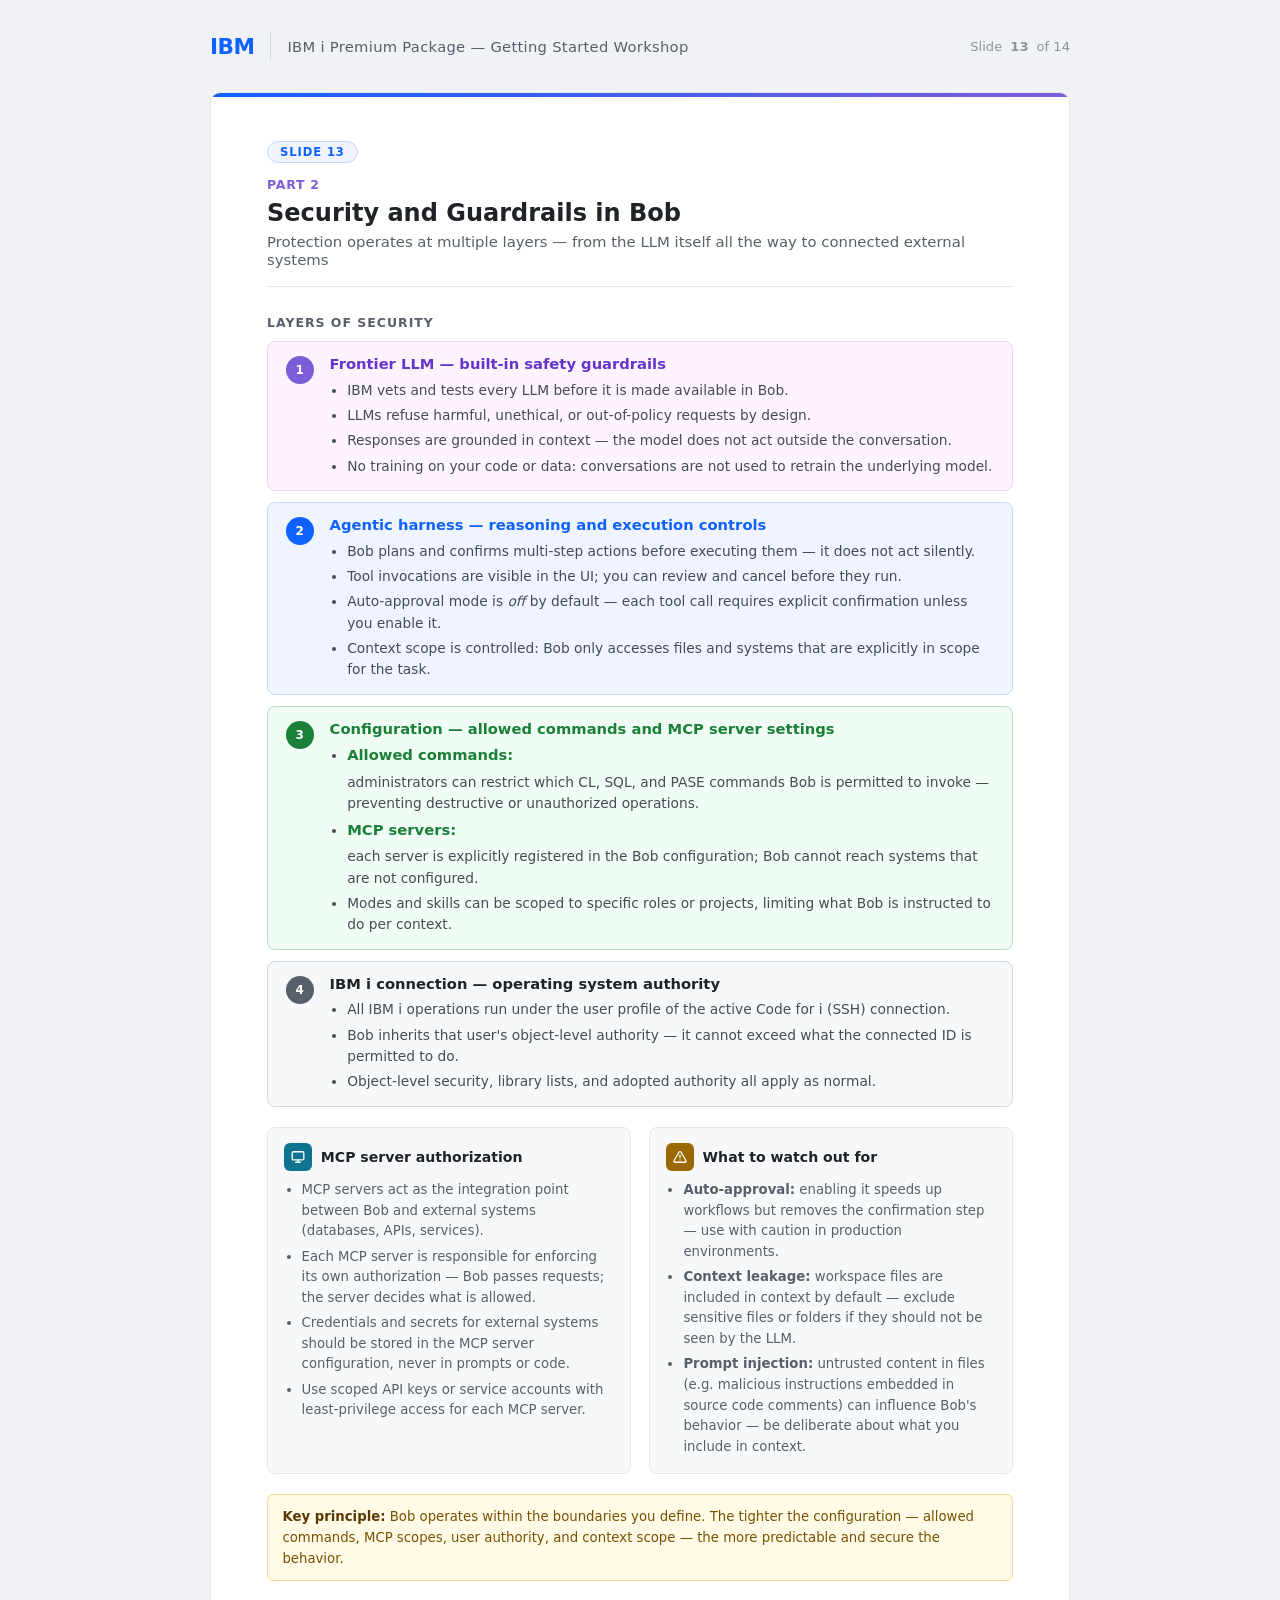
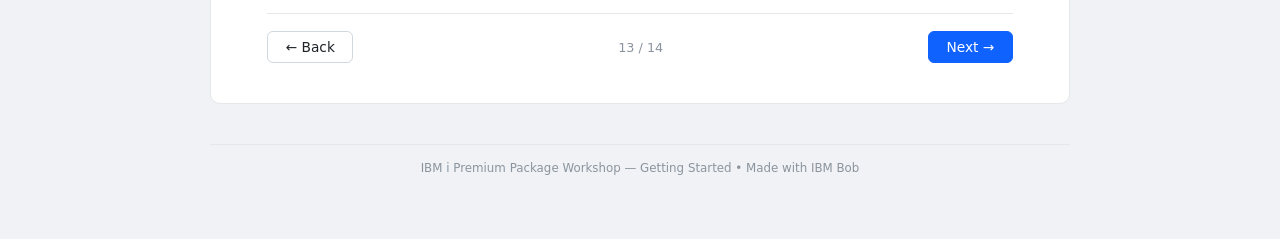
<file: slide-13.html>
<!DOCTYPE html>
<html lang="en">
<head>
  <meta charset="UTF-8" />
  <meta name="viewport" content="width=device-width, initial-scale=1.0" />
  <title>Slide 13 — Security and Guardrails in Bob</title>
  <link rel="stylesheet" href="_base.css" />
  <style>
    /* ── Section heading ── */
    .section-heading {
      font-size: 0.78rem;
      font-weight: 700;
      letter-spacing: 0.08em;
      text-transform: uppercase;
      color: #57606a;
      margin: 1.4rem 0 0.65rem;
    }

    /* ── Layer stack ── */
    .layer-stack {
      display: flex;
      flex-direction: column;
      gap: 0.65rem;
    }

    .layer {
      border-radius: 8px;
      padding: 0.85rem 1.1rem;
      display: grid;
      grid-template-columns: auto 1fr;
      gap: 0.75rem 1rem;
      align-items: start;
    }

    /* colour-coded layers */
    .layer.l1 { background: #fdf4ff; border: 1px solid #e9d5f8; }
    .layer.l2 { background: #eff4ff; border: 1px solid #c7d7fd; }
    .layer.l3 { background: #f0fdf4; border: 1px solid #b8dfc3; }
    .layer.l4 { background: #f7f8fa; border: 1px solid #d0d7de; }

    .layer-num {
      width: 28px;
      height: 28px;
      border-radius: 50%;
      font-size: 0.75rem;
      font-weight: 700;
      display: flex;
      align-items: center;
      justify-content: center;
      flex-shrink: 0;
      color: #fff;
      margin-top: 1px;
    }

    .layer.l1 .layer-num { background: #7c5cd8; }
    .layer.l2 .layer-num { background: #0f62fe; }
    .layer.l3 .layer-num { background: #1a7f37; }
    .layer.l4 .layer-num { background: #57606a; }

    .layer-content {}

    .layer-content strong {
      display: block;
      font-size: 0.92rem;
      font-weight: 700;
      margin-bottom: 0.3rem;
    }

    .layer.l1 .layer-content strong { color: #6633cc; }
    .layer.l2 .layer-content strong { color: #0f62fe; }
    .layer.l3 .layer-content strong { color: #1a7f37; }
    .layer.l4 .layer-content strong { color: #1f2328; }

    .layer-content ul {
      padding-left: 1.1rem;
      list-style: disc;
      display: flex;
      flex-direction: column;
      gap: 0.25rem;
    }

    .layer-content ul li {
      font-size: 0.86rem;
      color: #444c56;
      line-height: 1.55;
    }

    /* ── Two-column bottom section ── */
    .bottom-grid {
      display: grid;
      grid-template-columns: 1fr 1fr;
      gap: 1.1rem;
      margin-top: 1.25rem;
    }

    /* ── Info card ── */
    .info-card {
      background: #f7f8fa;
      border: 1px solid #e5e7eb;
      border-radius: 8px;
      padding: 0.9rem 1rem 1rem;
    }

    .info-card-header {
      display: flex;
      align-items: center;
      gap: 0.55rem;
      margin-bottom: 0.6rem;
    }

    .info-card-icon {
      width: 28px;
      height: 28px;
      border-radius: 6px;
      display: flex;
      align-items: center;
      justify-content: center;
      flex-shrink: 0;
      color: #fff;
    }

    .info-card-icon.teal  { background: #0e7490; }
    .info-card-icon.amber { background: #9a6700; }

    .info-card h4 {
      font-size: 0.88rem;
      font-weight: 700;
      color: #1f2328;
      margin: 0;
    }

    .info-card ul {
      padding-left: 1.1rem;
      list-style: disc;
      display: flex;
      flex-direction: column;
      gap: 0.3rem;
    }

    .info-card ul li {
      font-size: 0.83rem;
      color: #57606a;
      line-height: 1.55;
    }

    /* ── Bottom note ── */
    .bottom-note {
      margin-top: 1.25rem;
      background: #fffbe6;
      border: 1px solid #f0d990;
      border-radius: 6px;
      padding: 0.65rem 0.9rem;
      font-size: 0.83rem;
      color: #7a5000;
      line-height: 1.6;
    }

    .bottom-note strong { color: #5a3800; }

    @media (max-width: 640px) {
      .bottom-grid { grid-template-columns: 1fr; }
    }
  </style>
</head>
<body>

  <header>
    <a class="ibm-logo" href="index.html">IBM</a>
    <div class="header-divider"></div>
    <span class="header-title">IBM i Premium Package &mdash; Getting Started Workshop</span>
    <nav class="header-nav">Slide <strong>13</strong> of 14</nav>
  </header>

  <div class="slide">
    <span class="slide-badge">Slide 13</span>
    <p class="part-tag">Part 2</p>
    <h2 class="slide-title">Security and Guardrails in Bob</h2>
    <p class="slide-subtitle">Protection operates at multiple layers — from the LLM itself all the way to connected external systems</p>

    <div class="content">

      <p class="section-heading">Layers of security</p>

      <div class="layer-stack">

        <!-- Layer 1: LLM -->
        <div class="layer l1">
          <div class="layer-num">1</div>
          <div class="layer-content">
            <strong>Frontier LLM — built-in safety guardrails</strong>
            <ul>
              <li>IBM vets and tests every LLM before it is made available in Bob.</li>
              <li>LLMs refuse harmful, unethical, or out-of-policy requests by design.</li>
              <li>Responses are grounded in context — the model does not act outside the conversation.</li>
              <li>No training on your code or data: conversations are not used to retrain the underlying model.</li>
            </ul>
          </div>
        </div>

        <!-- Layer 2: Agentic Harness -->
        <div class="layer l2">
          <div class="layer-num">2</div>
          <div class="layer-content">
            <strong>Agentic harness — reasoning and execution controls</strong>
            <ul>
              <li>Bob plans and confirms multi-step actions before executing them — it does not act silently.</li>
              <li>Tool invocations are visible in the UI; you can review and cancel before they run.</li>
              <li>Auto-approval mode is <em>off</em> by default — each tool call requires explicit confirmation unless you enable it.</li>
              <li>Context scope is controlled: Bob only accesses files and systems that are explicitly in scope for the task.</li>
            </ul>
          </div>
        </div>

        <!-- Layer 3: Configuration -->
        <div class="layer l3">
          <div class="layer-num">3</div>
          <div class="layer-content">
            <strong>Configuration — allowed commands and MCP server settings</strong>
            <ul>
              <li><strong>Allowed commands:</strong> administrators can restrict which CL, SQL, and PASE commands Bob is permitted to invoke — preventing destructive or unauthorized operations.</li>
              <li><strong>MCP servers:</strong> each server is explicitly registered in the Bob configuration; Bob cannot reach systems that are not configured.</li>
              <li>Modes and skills can be scoped to specific roles or projects, limiting what Bob is instructed to do per context.</li>
            </ul>
          </div>
        </div>

        <!-- Layer 4: IBM i connection -->
        <div class="layer l4">
          <div class="layer-num">4</div>
          <div class="layer-content">
            <strong>IBM i connection — operating system authority</strong>
            <ul>
              <li>All IBM i operations run under the user profile of the active Code for i (SSH) connection.</li>
              <li>Bob inherits that user's object-level authority — it cannot exceed what the connected ID is permitted to do.</li>
              <li>Object-level security, library lists, and adopted authority all apply as normal.</li>
            </ul>
          </div>
        </div>

      </div><!-- /layer-stack -->

      <!-- ── Bottom two-col ── -->
      <div class="bottom-grid">

        <div class="info-card">
          <div class="info-card-header">
            <div class="info-card-icon teal">
              <svg width="14" height="14" viewBox="0 0 24 24" fill="none" stroke="currentColor" stroke-width="2.2" stroke-linecap="round" stroke-linejoin="round"><rect x="2" y="3" width="20" height="14" rx="2"/><path d="M8 21h8M12 17v4"/></svg>
            </div>
            <h4>MCP server authorization</h4>
          </div>
          <ul>
            <li>MCP servers act as the integration point between Bob and external systems (databases, APIs, services).</li>
            <li>Each MCP server is responsible for enforcing its own authorization — Bob passes requests; the server decides what is allowed.</li>
            <li>Credentials and secrets for external systems should be stored in the MCP server configuration, never in prompts or code.</li>
            <li>Use scoped API keys or service accounts with least-privilege access for each MCP server.</li>
          </ul>
        </div>

        <div class="info-card">
          <div class="info-card-header">
            <div class="info-card-icon amber">
              <svg width="14" height="14" viewBox="0 0 24 24" fill="none" stroke="currentColor" stroke-width="2.2" stroke-linecap="round" stroke-linejoin="round"><path d="M10.29 3.86L1.82 18a2 2 0 0 0 1.71 3h16.94a2 2 0 0 0 1.71-3L13.71 3.86a2 2 0 0 0-3.42 0z"/><line x1="12" y1="9" x2="12" y2="13"/><line x1="12" y1="17" x2="12.01" y2="17"/></svg>
            </div>
            <h4>What to watch out for</h4>
          </div>
          <ul>
            <li><strong>Auto-approval:</strong> enabling it speeds up workflows but removes the confirmation step — use with caution in production environments.</li>
            <li><strong>Context leakage:</strong> workspace files are included in context by default — exclude sensitive files or folders if they should not be seen by the LLM.</li>
            <li><strong>Prompt injection:</strong> untrusted content in files (e.g. malicious instructions embedded in source code comments) can influence Bob's behavior — be deliberate about what you include in context.</li>
          </ul>
        </div>

      </div><!-- /bottom-grid -->

      <div class="bottom-note">
        <strong>Key principle:</strong> Bob operates within the boundaries you define. The tighter the configuration — allowed commands, MCP scopes, user authority, and context scope — the more predictable and secure the behavior.
      </div>

    </div><!-- /content -->

    <div class="nav-controls">
      <a class="nav-btn" href="slide-12.html">&#8592; Back</a>
      <span class="slide-counter">13 / 14</span>
      <a class="nav-btn primary" href="slide-14.html">Next &#8594;</a>
    </div>
  </div>

  <footer>IBM i Premium Package Workshop &mdash; Getting Started &bull; Made with IBM Bob</footer>

</body>
</html>
</file>
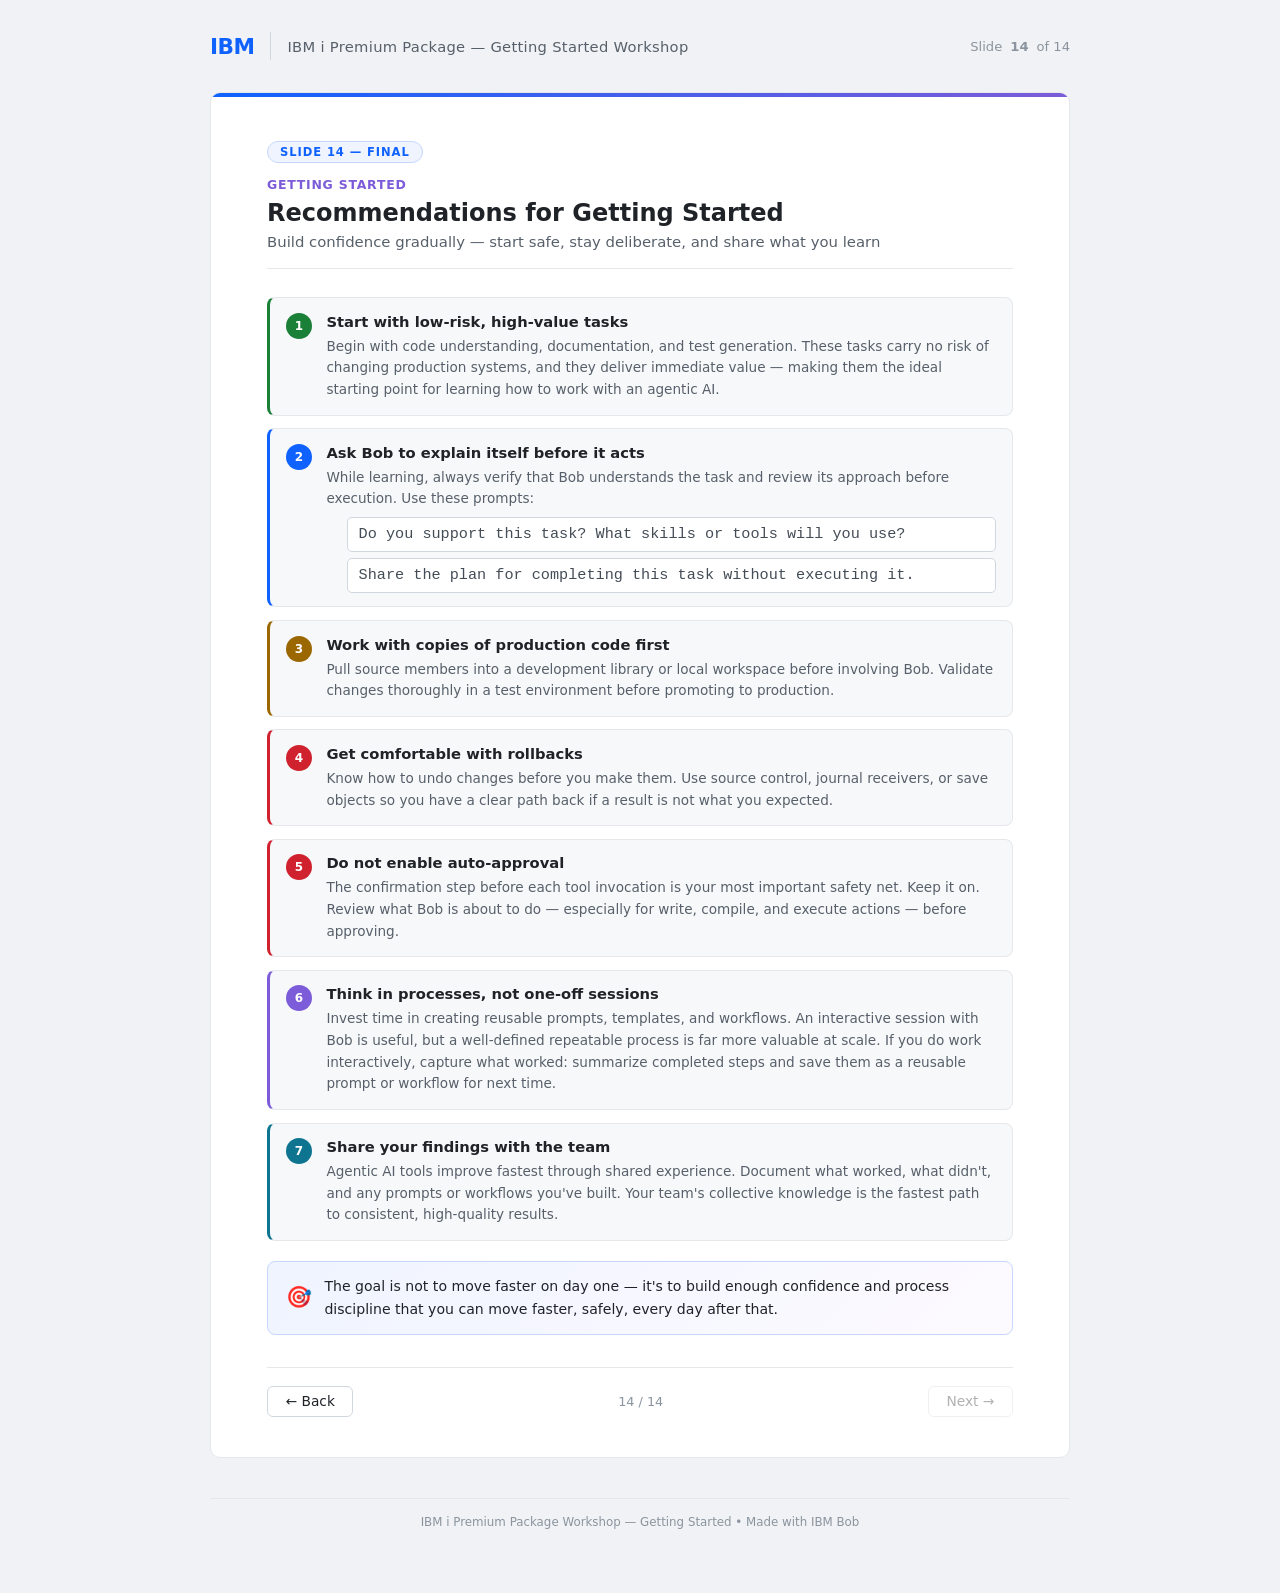
<file: slide-14.html>
<!DOCTYPE html>
<html lang="en">
<head>
  <meta charset="UTF-8" />
  <meta name="viewport" content="width=device-width, initial-scale=1.0" />
  <title>Slide 14 — Getting Started Recommendations</title>
  <link rel="stylesheet" href="_base.css" />
  <style>
    .rec-list {
      display: flex;
      flex-direction: column;
      gap: 0.8rem;
      margin-top: 0.25rem;
    }

    .rec {
      display: flex;
      gap: 0.9rem;
      align-items: flex-start;
      background: #f7f8fa;
      border: 1px solid #e5e7eb;
      border-radius: 8px;
      padding: 0.85rem 1rem;
    }

    /* colour accent on left edge */
    .rec.c1 { border-left: 3px solid #1a7f37; }
    .rec.c2 { border-left: 3px solid #0f62fe; }
    .rec.c3 { border-left: 3px solid #9a6700; }
    .rec.c4 { border-left: 3px solid #cf222e; }
    .rec.c5 { border-left: 3px solid #cf222e; }
    .rec.c6 { border-left: 3px solid #7c5cd8; }
    .rec.c7 { border-left: 3px solid #0e7490; }

    .rec-num {
      min-width: 26px;
      height: 26px;
      border-radius: 50%;
      font-size: 0.75rem;
      font-weight: 700;
      display: flex;
      align-items: center;
      justify-content: center;
      flex-shrink: 0;
      color: #fff;
      margin-top: 1px;
    }

    .rec.c1 .rec-num { background: #1a7f37; }
    .rec.c2 .rec-num { background: #0f62fe; }
    .rec.c3 .rec-num { background: #9a6700; }
    .rec.c4 .rec-num { background: #cf222e; }
    .rec.c5 .rec-num { background: #cf222e; }
    .rec.c6 .rec-num { background: #7c5cd8; }
    .rec.c7 .rec-num { background: #0e7490; }

    .rec-body { flex: 1; }

    .rec-body strong {
      display: block;
      font-size: 0.92rem;
      font-weight: 700;
      color: #1f2328;
      margin-bottom: 0.2rem;
      line-height: 1.4;
    }

    .rec-body p {
      font-size: 0.85rem;
      color: #57606a;
      line-height: 1.6;
      margin: 0;
    }

    /* sub-prompt pills */
    .prompt-sub-list {
      list-style: none;
      padding: 0;
      margin-top: 0.45rem;
      display: flex;
      flex-direction: column;
      gap: 0.3rem;
    }

    .prompt-sub-list li {
      font-family: "SFMono-Regular", "Consolas", "Liberation Mono", monospace;
      font-size: 0.78rem;
      color: #1f2328;
      background: #ffffff;
      border: 1px solid #d0d7de;
      border-radius: 5px;
      padding: 0.28rem 0.65rem;
      display: inline-block;
    }

    /* ── Closing banner ── */
    .closing-banner {
      margin-top: 1.25rem;
      background: linear-gradient(135deg, #eff4ff 0%, #fdfaff 100%);
      border: 1px solid #c7d7fd;
      border-radius: 8px;
      padding: 0.85rem 1.1rem;
      display: flex;
      align-items: center;
      gap: 0.8rem;
      font-size: 0.88rem;
      color: #1f2328;
      line-height: 1.6;
    }

    .closing-banner .closing-icon {
      font-size: 1.3rem;
      flex-shrink: 0;
    }
  </style>
</head>
<body>

  <header>
    <a class="ibm-logo" href="index.html">IBM</a>
    <div class="header-divider"></div>
    <span class="header-title">IBM i Premium Package &mdash; Getting Started Workshop</span>
    <nav class="header-nav">Slide <strong>14</strong> of 14</nav>
  </header>

  <div class="slide">
    <span class="slide-badge">Slide 14 &mdash; Final</span>
    <p class="part-tag">Getting Started</p>
    <h2 class="slide-title">Recommendations for Getting Started</h2>
    <p class="slide-subtitle">Build confidence gradually — start safe, stay deliberate, and share what you learn</p>

    <div class="content">
      <div class="rec-list">

        <div class="rec c1">
          <div class="rec-num">1</div>
          <div class="rec-body">
            <strong>Start with low-risk, high-value tasks</strong>
            <p>Begin with code understanding, documentation, and test generation. These tasks carry no risk of changing production systems, and they deliver immediate value — making them the ideal starting point for learning how to work with an agentic AI.</p>
          </div>
        </div>

        <div class="rec c2">
          <div class="rec-num">2</div>
          <div class="rec-body">
            <strong>Ask Bob to explain itself before it acts</strong>
            <p>While learning, always verify that Bob understands the task and review its approach before execution. Use these prompts:</p>
            <ul class="prompt-sub-list">
              <li>Do you support this task? What skills or tools will you use?</li>
              <li>Share the plan for completing this task without executing it.</li>
            </ul>
          </div>
        </div>

        <div class="rec c3">
          <div class="rec-num">3</div>
          <div class="rec-body">
            <strong>Work with copies of production code first</strong>
            <p>Pull source members into a development library or local workspace before involving Bob. Validate changes thoroughly in a test environment before promoting to production.</p>
          </div>
        </div>

        <div class="rec c4">
          <div class="rec-num">4</div>
          <div class="rec-body">
            <strong>Get comfortable with rollbacks</strong>
            <p>Know how to undo changes before you make them. Use source control, journal receivers, or save objects so you have a clear path back if a result is not what you expected.</p>
          </div>
        </div>

        <div class="rec c5">
          <div class="rec-num">5</div>
          <div class="rec-body">
            <strong>Do not enable auto-approval</strong>
            <p>The confirmation step before each tool invocation is your most important safety net. Keep it on. Review what Bob is about to do — especially for write, compile, and execute actions — before approving.</p>
          </div>
        </div>

        <div class="rec c6">
          <div class="rec-num">6</div>
          <div class="rec-body">
            <strong>Think in processes, not one-off sessions</strong>
            <p>Invest time in creating reusable prompts, templates, and workflows. An interactive session with Bob is useful, but a well-defined repeatable process is far more valuable at scale. If you do work interactively, capture what worked: summarize completed steps and save them as a reusable prompt or workflow for next time.</p>
          </div>
        </div>

        <div class="rec c7">
          <div class="rec-num">7</div>
          <div class="rec-body">
            <strong>Share your findings with the team</strong>
            <p>Agentic AI tools improve fastest through shared experience. Document what worked, what didn't, and any prompts or workflows you've built. Your team's collective knowledge is the fastest path to consistent, high-quality results.</p>
          </div>
        </div>

      </div><!-- /rec-list -->

      <div class="closing-banner">
        <span class="closing-icon">&#127919;</span>
        <span>The goal is not to move faster on day one — it's to build enough confidence and process discipline that you can move faster, safely, every day after that.</span>
      </div>

    </div><!-- /content -->

    <div class="nav-controls">
      <a class="nav-btn" href="slide-13.html">&#8592; Back</a>
      <span class="slide-counter">14 / 14</span>
      <span class="nav-btn disabled">Next &#8594;</span>
    </div>
  </div>

  <footer>IBM i Premium Package Workshop &mdash; Getting Started &bull; Made with IBM Bob</footer>

</body>
</html>
</file>
<file: _base.css>
/* ─── Workshop Base Styles ─────────────────────────────── */
*, *::before, *::after { box-sizing: border-box; margin: 0; padding: 0; }

body {
  font-family: -apple-system, "Segoe UI", system-ui, sans-serif;
  background: #f0f2f5;
  color: #1f2328;
  min-height: 100vh;
  display: flex;
  flex-direction: column;
  align-items: center;
  padding: 2rem 1rem 4rem;
}

/* ── Header ── */
header {
  width: 100%;
  max-width: 860px;
  display: flex;
  align-items: center;
  gap: 1rem;
  margin-bottom: 2rem;
}

.ibm-logo {
  font-size: 1.35rem;
  font-weight: 700;
  letter-spacing: -0.5px;
  color: #0f62fe;
  white-space: nowrap;
  text-decoration: none;
}

.header-divider {
  width: 1px;
  height: 28px;
  background: #d0d7de;
}

.header-title {
  font-size: 0.92rem;
  color: #57606a;
  letter-spacing: 0.02em;
  flex: 1;
}

.header-nav {
  display: flex;
  align-items: center;
  gap: 0.5rem;
  font-size: 0.82rem;
  color: #8b949e;
}

.header-nav a {
  color: #0f62fe;
  text-decoration: none;
  font-weight: 500;
}
.header-nav a:hover { text-decoration: underline; }

/* ── Slide card ── */
.slide {
  width: 100%;
  max-width: 860px;
  background: #ffffff;
  border: 1px solid #e5e7eb;
  border-radius: 10px;
  padding: 3rem 3.5rem 2.5rem;
  position: relative;
  overflow: hidden;
  animation: fadeIn 0.25s ease;
}

@keyframes fadeIn {
  from { opacity: 0; transform: translateY(6px); }
  to   { opacity: 1; transform: translateY(0); }
}

/* accent bar */
.slide::before {
  content: "";
  position: absolute;
  top: 0; left: 0; right: 0;
  height: 4px;
  background: linear-gradient(90deg, #0f62fe 0%, #7c5cd8 100%);
}

/* ── Badges & tags ── */
.slide-badge {
  display: inline-block;
  font-size: 0.72rem;
  font-weight: 600;
  letter-spacing: 0.08em;
  text-transform: uppercase;
  color: #0f62fe;
  background: #eff4ff;
  border: 1px solid #c7d7fd;
  border-radius: 20px;
  padding: 0.2rem 0.75rem;
  margin-bottom: 0.85rem;
}

.part-tag {
  font-size: 0.78rem;
  font-weight: 600;
  letter-spacing: 0.06em;
  text-transform: uppercase;
  color: #7c5cd8;
  margin-bottom: 0.35rem;
}

/* ── Slide titles ── */
h1.slide-title {
  font-size: 1.75rem;
  font-weight: 700;
  color: #1f2328;
  line-height: 1.25;
  margin-bottom: 0.25rem;
}

h2.slide-title {
  font-size: 1.5rem;
  font-weight: 700;
  color: #1f2328;
  line-height: 1.3;
  margin-bottom: 0.25rem;
}

.slide-subtitle {
  font-size: 0.93rem;
  color: #57606a;
  margin-bottom: 1.75rem;
  padding-bottom: 1.1rem;
  border-bottom: 1px solid #e5e7eb;
}

/* ── Content typography ── */
.content ol {
  padding-left: 1.4rem;
  display: flex;
  flex-direction: column;
  gap: 1rem;
}

.content ol > li {
  font-size: 0.97rem;
  line-height: 1.6;
  color: #1f2328;
}

.content ol > li > strong { font-weight: 600; }

.content ul {
  padding-left: 1.3rem;
  margin-top: 0.45rem;
  display: flex;
  flex-direction: column;
  gap: 0.4rem;
  list-style: disc;
}

.content ul > li {
  font-size: 0.95rem;
  color: #444c56;
  line-height: 1.55;
}

.content ul ul {
  margin-top: 0.3rem;
  list-style: circle;
  padding-left: 1.2rem;
}

.content ul ul li {
  font-size: 0.9rem;
  color: #57606a;
}

.content ol.alpha {
  list-style: lower-alpha;
  padding-left: 1.4rem;
  gap: 0.85rem;
}

/* ── Callout ── */
.callout {
  background: #f7f8fa;
  border-left: 3px solid #0f62fe;
  border-radius: 0 6px 6px 0;
  padding: 0.8rem 1rem;
  margin-top: 0.4rem;
}

.callout p {
  font-size: 0.9rem;
  color: #444c56;
  line-height: 1.6;
}

/* ── Placeholder ── */
.placeholder {
  display: inline-block;
  background: #f7f8fa;
  border: 1px dashed #c9cdd3;
  border-radius: 5px;
  padding: 0.18rem 0.7rem;
  font-size: 0.88rem;
  color: #8b949e;
  font-style: italic;
}

/* ── Exercise block ── */
.exercise-block {
  margin-top: 1.75rem;
  background: #fdfaff;
  border: 1px solid #e2d9f8;
  border-radius: 8px;
  padding: 1.1rem 1.4rem 1.3rem;
}

.exercise-label {
  font-size: 0.72rem;
  font-weight: 700;
  letter-spacing: 0.1em;
  text-transform: uppercase;
  color: #7c5cd8;
  margin-bottom: 0.5rem;
}

.exercise-block h3 {
  font-size: 0.97rem;
  font-weight: 600;
  color: #1f2328;
  margin-bottom: 0.65rem;
}

.prompt-list {
  display: flex;
  flex-direction: column;
  gap: 0.45rem;
  padding-left: 0;
  list-style: none;
}

.prompt-pill {
  display: inline-block;
  background: #ffffff;
  border: 1px solid #d0d7de;
  border-radius: 6px;
  padding: 0.32rem 0.8rem;
  font-family: "SFMono-Regular", "Consolas", "Liberation Mono", monospace;
  font-size: 0.84rem;
  color: #1f2328;
}

/* ── Navigation ── */
.nav-controls {
  display: flex;
  justify-content: space-between;
  align-items: center;
  margin-top: 2rem;
  padding-top: 1.1rem;
  border-top: 1px solid #e5e7eb;
}

.nav-btn {
  display: flex;
  align-items: center;
  gap: 0.4rem;
  background: none;
  border: 1px solid #d0d7de;
  border-radius: 6px;
  padding: 0.42rem 1.1rem;
  font-size: 0.86rem;
  font-family: inherit;
  color: #1f2328;
  cursor: pointer;
  text-decoration: none;
  transition: background 0.15s, border-color 0.15s, color 0.15s;
}

.nav-btn:hover {
  background: #f0f2f5;
  border-color: #0f62fe;
  color: #0f62fe;
}

.nav-btn.primary {
  background: #0f62fe;
  border-color: #0f62fe;
  color: #fff;
}

.nav-btn.primary:hover {
  background: #0353e9;
  border-color: #0353e9;
  color: #fff;
}

.nav-btn.disabled {
  opacity: 0.35;
  pointer-events: none;
}

.slide-counter {
  font-size: 0.8rem;
  color: #8b949e;
}

/* ── Footer ── */
footer {
  margin-top: 2.5rem;
  font-size: 0.74rem;
  color: #8b949e;
  text-align: center;
  border-top: 1px solid #e5e7eb;
  padding-top: 1rem;
  width: 100%;
  max-width: 860px;
}

/* ── Two-column layout helper ── */
.two-col {
  display: grid;
  grid-template-columns: 1fr 1fr;
  gap: 1.25rem;
  margin-top: 0.25rem;
}

@media (max-width: 640px) {
  .slide { padding: 2rem 1.5rem 1.75rem; }
  .two-col { grid-template-columns: 1fr; }
}
</file>
